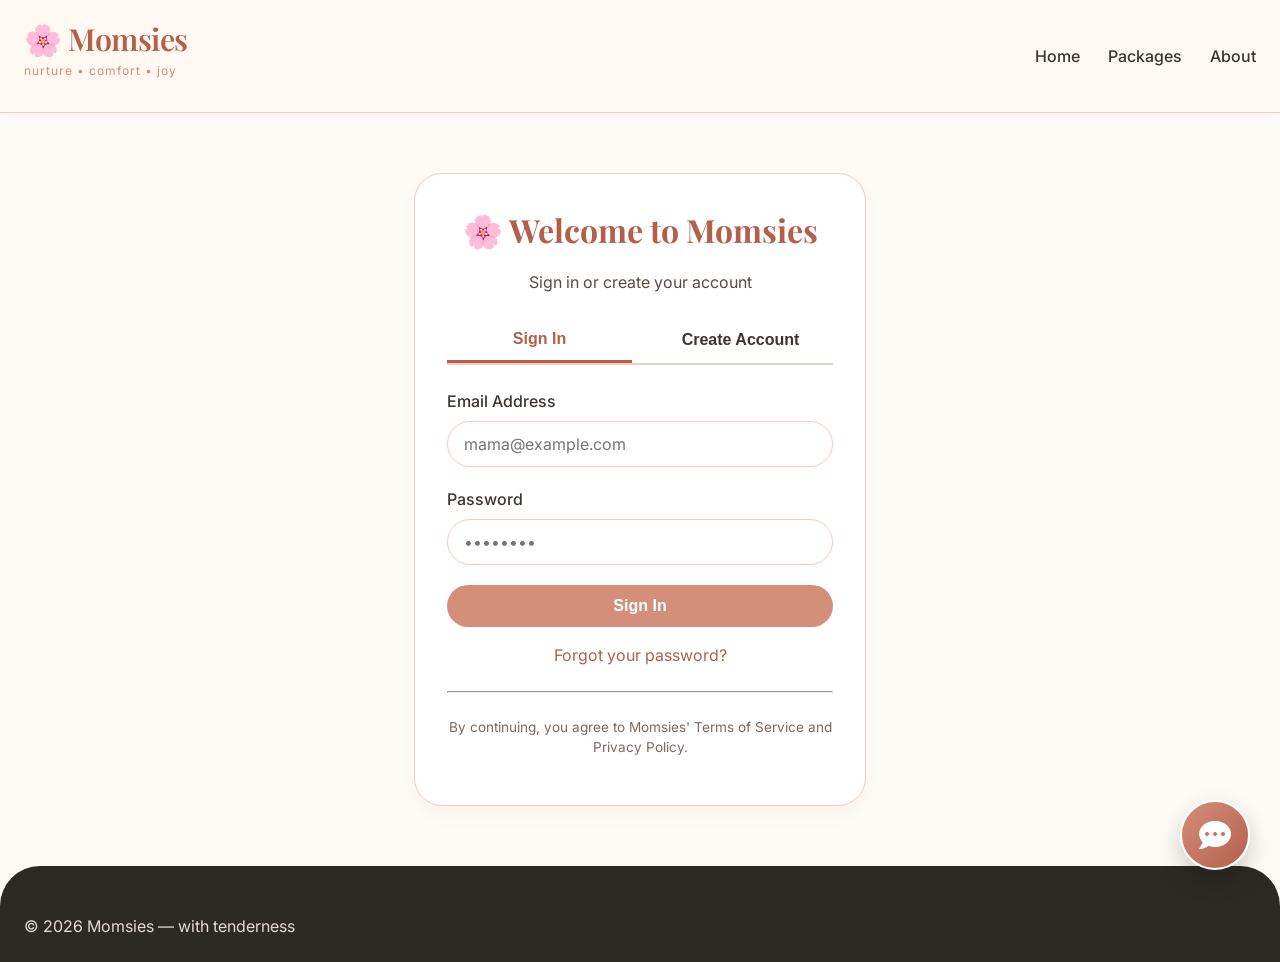
<file: account.html>
<!DOCTYPE html>
<html lang="en">

<head>
    <meta charset="UTF-8">
    <meta name="viewport" content="width=device-width, initial-scale=1.0">
    <title>My Account — Momsies</title>
    <link
        href="https://fonts.googleapis.com/css2?family=Inter:wght@300;400;500;600;700&family=Playfair+Display:wght@400;500;600;700&display=swap"
        rel="stylesheet">
    <link rel="stylesheet" href="https://cdnjs.cloudflare.com/ajax/libs/font-awesome/6.0.0-beta3/css/all.min.css">
    <link rel="stylesheet" href="style.css">
    <style>
        .cart-count {
            background-color: var(--deep-terracotta);
            color: white;
            border-radius: 50%;
            padding: 2px 8px;
            font-size: 12px;
            margin-left: 5px;
            display: none;
        }

        .welcome-banner {
            background: linear-gradient(135deg, var(--blush), var(--cream));
            border-radius: 32px;
            padding: 24px;
            margin-bottom: 32px;
            text-align: center;
        }
    </style>
</head>

<body>
    <div class="navbar">
        <div class="container nav-flex">
            <div class="logo">
                <h1>🌸 Momsies</h1>
                <p>nurture • comfort • joy</p>
            </div>
            <ul class="nav-links">
                <li><a href="index.html">Home</a></li>
                <li><a href="category.html">Packages</a></li>
                <li><a href="account.html">Account</a></li>
                <li><a href="cart.html">Cart 🛒 <span class="cart-count" id="cartCount">0</span></a></li>
            </ul>
            <button class="btn-primary" onclick="handleLogout()"><i class="fas fa-sign-out-alt"></i> Log Out</button>
        </div>
    </div>

    <div class="container" style="margin: 48px auto;">
        <div id="accountContent">
            <!-- Content will be loaded dynamically -->
        </div>
    </div>

    <footer>
        <div class="container footer-grid">
            <div><i class="fas fa-leaf"></i> Momsies — New Kingston, Jamaica<br>📧 hello@momsiesja.com</div>
            <div>© 2026 Momsies — with tenderness</div>
        </div>
    </footer>

    <script src="cart.js"></script>
    <script>
        // Get logged in user
        function getLoggedInUser() {
            const user = localStorage.getItem('momsiesLoggedInUser');
            if (user) {
                return JSON.parse(user);
            }
            return null;
        }

        // Check if user is logged in
        function checkAuth() {
            const user = getLoggedInUser();
            if (!user) {
                // Redirect to login if not logged in
                window.location.href = 'login.html';
            }
            return user;
        }

        // Display account page with user's email
        function displayAccount() {
            const user = checkAuth();
            if (!user) return;

            // Get full user details from users array
            const users = JSON.parse(localStorage.getItem('momsiesUsers')) || [];
            const fullUser = users.find(u => u.email === user.email);

            const accountContainer = document.getElementById('accountContent');

            accountContainer.innerHTML = `
                <div class="welcome-banner">
                    <i class="fas fa-heart" style="font-size: 2rem; color: var(--deep-terracotta);"></i>
                    <h1 style="margin: 16px 0;">Welcome back, ${fullUser ? fullUser.name : user.name}! 🌸</h1>
                    <p>We're so happy to see you, mama.</p>
                </div>
                
                <div class="checkout-grid">
                    <div>
                        <div class="card">
                            <h3><i class="fas fa-user-circle"></i> Profile Information</h3>
                            <div class="form-group">
                                <label>Full Name</label>
                                <input type="text" id="profileName" value="${fullUser ? fullUser.name : user.name}" readonly style="background: var(--warm-gray);">
                            </div>
                            <div class="form-group">
                                <label>Email Address</label>
                                <input type="email" id="profileEmail" value="${user.email}" readonly style="background: var(--warm-gray);">
                            </div>
                            <div class="form-group">
                                <label>Member Since</label>
                                <input type="text" value="${fullUser && fullUser.joinDate ? fullUser.joinDate : 'April 2026'}" readonly style="background: var(--warm-gray);">
                            </div>
                            <button class="btn-secondary" onclick="editProfile()">Edit Profile</button>
                        </div>
                        
                        <div class="card" style="margin-top: 24px;">
                            <h3><i class="fas fa-map-marker-alt"></i> Saved Addresses</h3>
                            <p><strong>Default Shipping Address:</strong><br>
                            ${fullUser && fullUser.address ? fullUser.address : 'No address saved yet'}</p>
                            <button class="btn-outline" onclick="addAddress()">Add New Address</button>
                        </div>
                    </div>
                    
                    <div>
                        <div class="card">
                            <h3><i class="fas fa-shopping-bag"></i> Recent Orders</h3>
                            <div id="recentOrders">
                                <p style="text-align: center; color: #7e6a5e;">No orders yet.</p>
                                <p style="text-align: center;"><a href="category.html">🌸 Start shopping 🌸</a></p>
                            </div>
                        </div>
                        
                        <div class="card" style="margin-top: 24px;">
                            <h3><i class="fas fa-gem"></i> Loyalty Rewards</h3>
                            <p>You have <strong>250 points</strong> — JMD 250 off your next purchase!</p>
                            <button class="btn-secondary" onclick="alert('🎁 Loyalty rewards coming soon! You\'ll be able to redeem points at checkout.')">Redeem Now</button>
                        </div>
                    </div>
                </div>
            `;
        }

        function editProfile() {
            const newName = prompt('Enter your new name:');
            if (newName && newName.trim()) {
                const user = getLoggedInUser();
                if (user) {
                    // Update in users array
                    const users = JSON.parse(localStorage.getItem('momsiesUsers')) || [];
                    const userIndex = users.findIndex(u => u.email === user.email);
                    if (userIndex !== -1) {
                        users[userIndex].name = newName.trim();
                        localStorage.setItem('momsiesUsers', JSON.stringify(users));
                    }
                    // Update logged in user
                    user.name = newName.trim();
                    localStorage.setItem('momsiesLoggedInUser', JSON.stringify(user));
                    alert('✅ Profile updated successfully!');
                    displayAccount();
                }
            }
        }

        function addAddress() {
            const newAddress = prompt('Enter your shipping address:');
            if (newAddress && newAddress.trim()) {
                const user = getLoggedInUser();
                if (user) {
                    const users = JSON.parse(localStorage.getItem('momsiesUsers')) || [];
                    const userIndex = users.findIndex(u => u.email === user.email);
                    if (userIndex !== -1) {
                        users[userIndex].address = newAddress.trim();
                        localStorage.setItem('momsiesUsers', JSON.stringify(users));
                        alert('✅ Address saved successfully!');
                        displayAccount();
                    }
                }
            }
        }

        function handleLogout() {
            localStorage.removeItem('momsiesLoggedInUser');
            alert('🌸 You have been logged out. Come back soon!');
            window.location.href = 'index.html';
        }

        function updateCartCountDisplay() {
            const cart = JSON.parse(localStorage.getItem('momsiesCart')) || [];
            const totalItems = cart.reduce((sum, item) => sum + item.quantity, 0);
            const cartCountSpan = document.getElementById('cartCount');
            if (totalItems > 0) {
                cartCountSpan.textContent = totalItems;
                cartCountSpan.style.display = 'inline-flex';
            } else {
                cartCountSpan.style.display = 'none';
            }
        }

        document.addEventListener('DOMContentLoaded', function () {
            displayAccount();
            updateCartCountDisplay();
        });
    </script>
    <!-- AI Chatbot Script -->
    <script>
        // Momsies AI Chatbot - 24/7 Customer Support
        (function () {
            // Create chatbot HTML
            const chatbotHTML = `
            <div class="chat-button" id="chatButton">
                <i class="fas fa-comment-dots"></i>
            </div>
            <div class="chat-window" id="chatWindow">
                <div class="chat-header">
                    <h3><i class="fas fa-robot"></i> Momsie AI Assistant</h3>
                    <button class="close-chat" id="closeChat">✕</button>
                </div>
                <div class="chat-messages" id="chatMessages">
                    <div class="message bot-message">
                        🌸 Hello Mama! I'm Momsie AI, your 24/7 virtual assistant.<br>
                        I can help you with:<br>
                        📦 Package details<br>
                        🚚 Shipping & delivery<br>
                        🔄 Returns & exchanges<br>
                        🎁 Customization options<br><br>
                        What can I help you with today?
                    </div>
                </div>
                <div class="quick-replies" id="quickReplies">
                    <button class="quick-reply-btn" data-question="What packages do you offer?">📦 Packages</button>
                    <button class="quick-reply-btn" data-question="How long does shipping take?">🚚 Shipping</button>
                    <button class="quick-reply-btn" data-question="What is your return policy?">🔄 Returns</button>
                    <button class="quick-reply-btn" data-question="Can I customize a package?">🎁 Customize</button>
                </div>
                <div class="chat-input-area">
                    <input type="text" id="chatInput" placeholder="Type your message..." autocomplete="off">
                    <button id="sendMessage"><i class="fas fa-paper-plane"></i></button>
                </div>
            </div>
        `;

            // Add chatbot to page
            document.body.insertAdjacentHTML('beforeend', chatbotHTML);

            // Get elements
            const chatButton = document.getElementById('chatButton');
            const chatWindow = document.getElementById('chatWindow');
            const closeChat = document.getElementById('closeChat');
            const chatInput = document.getElementById('chatInput');
            const sendBtn = document.getElementById('sendMessage');
            const chatMessages = document.getElementById('chatMessages');

            // AI Response Database
            const responses = {
                // Greetings
                'hello': '🌸 Hello Mama! Welcome to Momsies. How can I support you today?',
                'hi': '🌸 Hi there! I\'m so happy you\'re here. Need help finding something?',
                'hey': '🌸 Hey Mama! What can I do for you today?',

                // Packages
                'what packages do you offer': '🌸 We offer 5 main care packages:\n📦 Pregnancy Glow - JMD 4,500\n🏥 Hospital Bag Essentials - JMD 3,800\n💖 Postpartum Recovery - JMD 5,200\n👶 Newborn Nest - JMD 6,100\n🎁 Custom Bundle - From JMD 3,800\n\nWhich one interests you?',
                'tell me about packages': '🌸 Our packages are curated for each stage of motherhood. We have Pregnancy, Hospital Bag, Postpartum, Newborn, and Custom bundles. Would you like details on a specific one?',
                'pregnancy package': '🌸 The Pregnancy Glow package includes skincare, comfort goods, and everyday essentials for expecting mamas. Price: JMD 4,500. Want me to help you add it to cart?',
                'postpartum package': '🌸 The Postpartum Recovery package includes healing sprays, sitz bath, nursing pads, belly balm, and a journal. Price: JMD 5,200. It\'s our best seller!',
                'newborn package': '🌸 The Newborn Nest includes diapers, wipes, organic cotton clothing, and feeding supplies. Price: JMD 6,100. Perfect for baby\'s first months!',
                'hospital bag': '🌸 The Hospital Bag Essentials package has everything you need for labor and delivery day. Price: JMD 3,800.',
                'custom bundle': '🌸 You can build your own package starting from JMD 3,800! Just click "Custom Bundle" on our shop page and pick the items you need.',

                // Shipping
                'how long does shipping take': '🚚 We process orders within 24-48 hours. Delivery takes 2-4 business days across Jamaica. You\'ll get a tracking link via email!',
                'shipping cost': '🚚 Shipping is JMD 500 flat rate island-wide. Orders over JMD 7,000 get FREE shipping!',
                'delivery': '🚚 We partner with Tara and other reliable couriers for door-to-door delivery across all parishes in Jamaica.',
                'free shipping': '🎉 Yes! Spend JMD 7,000 or more and shipping is FREE!',

                // Returns
                'return policy': '🔄 Due to the nature of our products, we don\'t offer refunds after delivery. But we do offer exchanges or store credit for damaged or incorrect items within 14 days.',
                'exchange': '🔄 For exchanges, please email us at hello@momsiesja.com within 14 days with photos of the item. We\'ll arrange store credit or replacement.',
                'damaged item': '😟 Oh no! If your package arrived damaged, please contact us within 48 hours with photos. We\'ll send a replacement right away!',

                // Customization
                'can i customize': '🎁 Absolutely! Our "Custom Bundle" option lets you pick exactly what you need. Just visit our shop and click "Build Yours"!',
                'personalized': '🎁 Yes! You can add a handwritten gift note at checkout. Perfect for baby showers or push presents!',

                // Account
                'create account': '📝 Click "Sign In" at the top right, then select "Create Account". You\'ll need a valid email address with @ symbol.',
                'login': '🔐 Click the "Sign In" button in the top right corner. Use the email and password you registered with.',
                'forgot password': '📧 No worries! Email us at hello@momsiesja.com and we\'ll help you reset your password.',

                // Payment
                'payment methods': '💳 We accept Credit Cards, PayPal, Bank Transfers, and Cash on Delivery. All payments are secure and encrypted!',
                'secure payment': '🔒 Yes! Our checkout is fully encrypted and secure. Your payment information is safe with us.',

                // General
                'thank you': '🌸 You\'re so welcome, Mama! We\'re honored to support you. 💕',
                'thanks': '🌸 Always here for you! Have a beautiful day, Mama!',
                'bye': '🌸 Bye for now, Mama! Come back anytime. Sending you love! 💕',
                'help': '🌸 I can help with:\n• Package details\n• Shipping & delivery\n• Returns & exchanges\n• Customization\n• Account questions\n\nWhat would you like to know?',
            };

            // Default response
            const defaultResponse = '🌸 I\'m still learning, Mama! For specific questions, please email hello@momsiesja.com or call +1 (876) 555-MAMA. Our human team is here for you 9am-6pm! 💕';

            // Function to get AI response
            function getResponse(userMessage) {
                const lowerMsg = userMessage.toLowerCase().trim();

                // Check for exact matches first
                for (const [key, response] of Object.entries(responses)) {
                    if (lowerMsg.includes(key)) {
                        return response;
                    }
                }

                // Check for keywords
                if (lowerMsg.includes('price') || lowerMsg.includes('cost')) {
                    return '💰 Our packages range from JMD 3,800 to JMD 6,100. Which package are you interested in?';
                }
                if (lowerMsg.includes('discount') || lowerMsg.includes('sale')) {
                    return '🎉 We offer seasonal promotions and first-time buyer discounts! Sign up for our newsletter to stay updated.';
                }
                if (lowerMsg.includes('gift')) {
                    return '🎁 Our care packages make wonderful baby shower gifts! You can add a personalized note at checkout for free.';
                }
                if (lowerMsg.includes('track')) {
                    return '📦 You\'ll receive a tracking link via email once your order ships. You can also check your order status in your Account dashboard.';
                }

                return defaultResponse;
            }

            // Add message to chat
            function addMessage(text, isUser) {
                const messageDiv = document.createElement('div');
                messageDiv.className = `message ${isUser ? 'user-message' : 'bot-message'}`;
                messageDiv.innerHTML = text.replace(/\n/g, '<br>');
                chatMessages.appendChild(messageDiv);
                chatMessages.scrollTop = chatMessages.scrollHeight;
            }

            // Show typing indicator
            function showTyping() {
                const typingDiv = document.createElement('div');
                typingDiv.className = 'typing-indicator';
                typingDiv.id = 'typingIndicator';
                typingDiv.innerHTML = '<span></span><span></span><span></span>';
                chatMessages.appendChild(typingDiv);
                chatMessages.scrollTop = chatMessages.scrollHeight;
            }

            // Hide typing indicator
            function hideTyping() {
                const typing = document.getElementById('typingIndicator');
                if (typing) typing.remove();
            }

            // Send user message and get response
            function sendUserMessage() {
                const message = chatInput.value.trim();
                if (!message) return;

                addMessage(message, true);
                chatInput.value = '';

                showTyping();

                setTimeout(() => {
                    hideTyping();
                    const response = getResponse(message);
                    addMessage(response, false);
                }, 800);
            }

            // Quick reply handler
            function handleQuickReply(question) {
                addMessage(question, true);
                showTyping();
                setTimeout(() => {
                    hideTyping();
                    const response = getResponse(question);
                    addMessage(response, false);
                }, 600);
            }

            // Event listeners
            chatButton.addEventListener('click', () => {
                chatWindow.style.display = 'flex';
                chatButton.style.display = 'none';
                chatInput.focus();
            });

            closeChat.addEventListener('click', () => {
                chatWindow.style.display = 'none';
                chatButton.style.display = 'flex';
            });

            sendBtn.addEventListener('click', sendUserMessage);
            chatInput.addEventListener('keypress', (e) => {
                if (e.key === 'Enter') sendUserMessage();
            });

            // Quick reply buttons
            document.querySelectorAll('.quick-reply-btn').forEach(btn => {
                btn.addEventListener('click', () => {
                    const question = btn.getAttribute('data-question');
                    handleQuickReply(question);
                });
            });

            // Auto-open chat after 10 seconds on first visit
            setTimeout(() => {
                if (!localStorage.getItem('chatOpened')) {
                    localStorage.setItem('chatOpened', 'true');
                    chatWindow.style.display = 'flex';
                    chatButton.style.display = 'none';
                }
            }, 10000);
        })();
    </script>
</body>

</html>
</file>
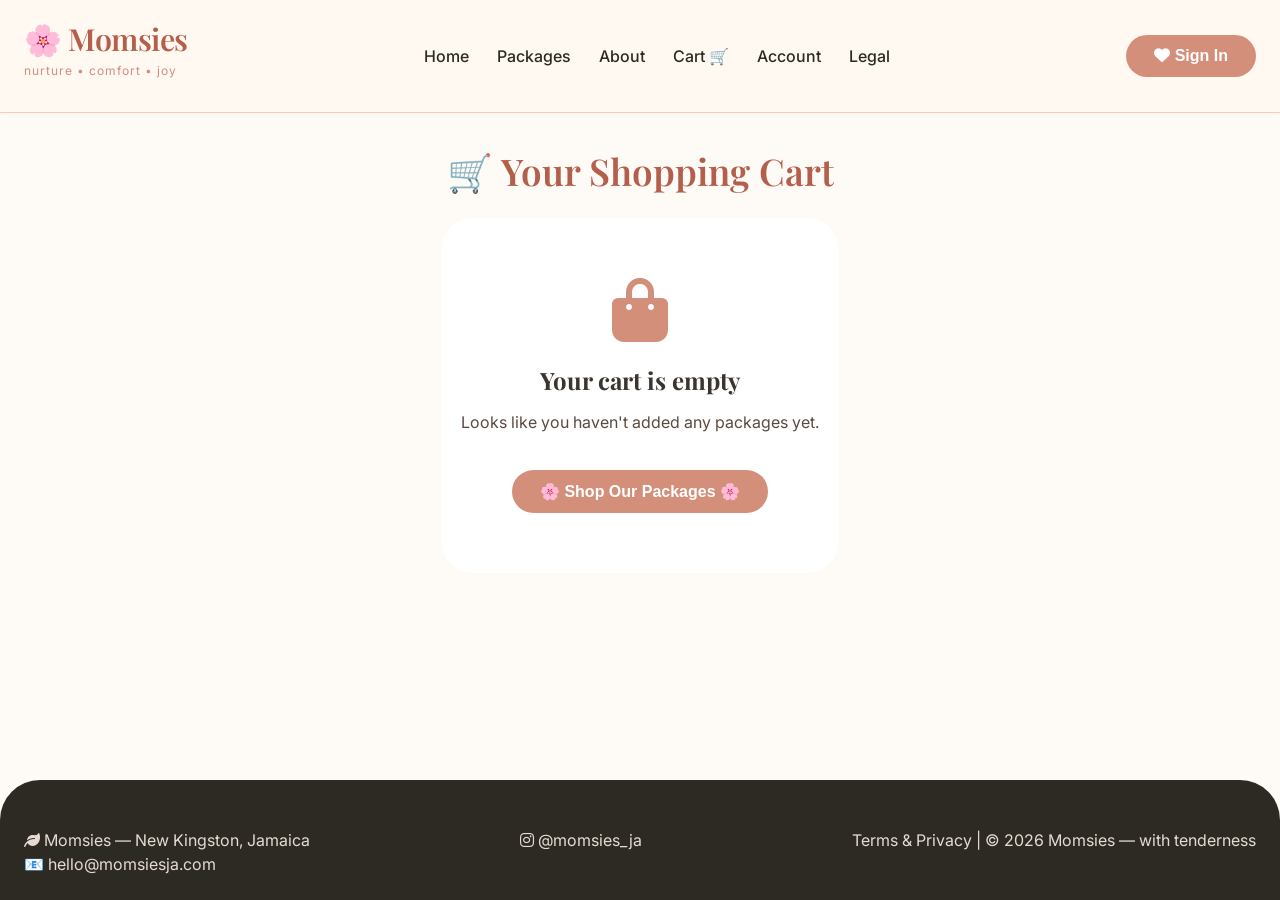
<file: cart.html>
<!DOCTYPE html>
<html lang="en">
<head>
    <meta charset="UTF-8">
    <meta name="viewport" content="width=device-width, initial-scale=1.0">
    <title>My Cart — Momsies</title>
    <link href="https://fonts.googleapis.com/css2?family=Inter:wght@300;400;500;600;700&family=Playfair+Display:wght@400;500;600;700&display=swap" rel="stylesheet">
    <link rel="stylesheet" href="https://cdnjs.cloudflare.com/ajax/libs/font-awesome/6.0.0-beta3/css/all.min.css">
    <link rel="stylesheet" href="style.css">
    <style>
        * { margin: 0; padding: 0; box-sizing: border-box; }
        html, body { height: 100%; }
        body { display: flex; flex-direction: column; min-height: 100vh; font-family: 'Inter', sans-serif; background: #fefaf5; }
        .cart-count { background-color: #b45f4b; color: white; border-radius: 50%; padding: 2px 8px; font-size: 12px; margin-left: 5px; display: none; }
        .user-greeting { display: flex; align-items: center; gap: 12px; }
        .user-name { font-weight: 500; color: #b45f4b; }
        .empty-cart { text-align: center; padding: 60px 20px; background: white; border-radius: 32px; margin: 20px 0; }
        .empty-cart i { font-size: 4rem; color: #d48f7b; margin-bottom: 20px; }
        .cart-item-img { width: 80px; height: 80px; object-fit: cover; border-radius: 16px; background: #f5ede6; }
        .quantity-input { width: 70px; padding: 8px; border-radius: 20px; border: 1px solid #f7c9c0; text-align: center; }
        .cart-table { width: 100%; border-collapse: collapse; background: white; border-radius: 28px; overflow: hidden; margin: 20px 0; }
        .cart-table th, .cart-table td { padding: 16px; text-align: left; border-bottom: 1px solid #f7c9c0; }
        .cart-table th { background: #f5ede6; color: #b45f4b; font-weight: 600; }
        .cart-summary { background: #f5ede6; border-radius: 28px; padding: 24px; margin-top: 24px; margin-bottom: 40px; }
        .container { max-width: 1280px; margin: 0 auto; padding: 0 24px; flex: 1; }
        footer { background: #2d2a24; color: #e6dbd2; padding: 48px 0 24px; border-radius: 40px 40px 0 0; margin-top: auto; }
        .footer-grid { display: flex; flex-wrap: wrap; justify-content: space-between; gap: 32px; }
        .navbar { background: rgba(255, 249, 242, 0.96); backdrop-filter: blur(10px); position: sticky; top: 0; z-index: 100; padding: 16px 0; border-bottom: 1px solid #f7c9c0; }
        .nav-flex { display: flex; justify-content: space-between; align-items: center; flex-wrap: wrap; gap: 20px; }
        .logo h1 { font-size: 1.9rem; color: #b45f4b; }
        .nav-links { display: flex; gap: 28px; list-style: none; flex-wrap: wrap; }
        .nav-links a { text-decoration: none; color: #2d2a24; font-weight: 500; }
        .btn-primary { background: #d48f7b; color: white; padding: 12px 28px; border-radius: 40px; border: none; cursor: pointer; font-weight: 600; }
        .btn-outline { background: transparent; border: 1px solid #b45f4b; color: #b45f4b; padding: 8px 20px; border-radius: 40px; cursor: pointer; }
        .section-title { text-align: center; font-family: 'Playfair Display', serif; font-size: 2.3rem; color: #b45f4b; margin: 30px 0 20px; }
        .free-shipping-badge { background: #b0bea9; color: white; padding: 4px 12px; border-radius: 20px; font-size: 0.7rem; margin-left: 10px; }
    </style>
</head>
<body>
    <div class="navbar">
        <div class="container nav-flex">
            <div class="logo"><h1>🌸 Momsies</h1><p>nurture • comfort • joy</p></div>
            <ul class="nav-links">
                <li><a href="index.html">Home</a></li>
                <li><a href="category.html">Packages</a></li>
                <li><a href="about.html">About</a></li>
                <li><a href="cart.html">Cart 🛒 <span class="cart-count" id="cartCount">0</span></a></li>
                <li><a href="account.html">Account</a></li>
                <li><a href="legal.html">Legal</a></li>
            </ul>
            <div id="authSection"></div>
        </div>
    </div>

    <div class="container">
        <h1 class="section-title">🛒 Your Shopping Cart</h1>
        <div id="cartContainer"></div>
    </div>

    <footer>
        <div class="container footer-grid">
            <div><i class="fas fa-leaf"></i> Momsies — New Kingston, Jamaica<br>📧 hello@momsiesja.com</div>
            <div><i class="fab fa-instagram"></i> @momsies_ja</div>
            <div><a href="legal.html" style="color: #e6dbd2;">Terms & Privacy</a> | © 2026 Momsies — with tenderness</div>
        </div>
    </footer>

    <script src="cart.js"></script>
    <script>
        const SHIPPING_COST = 500;
        const FREE_SHIPPING_THRESHOLD = 7000;
        
        function displayCart() {
            const cartContainer = document.getElementById('cartContainer');
            let cart = [];
            const savedCart = localStorage.getItem('momsiesCart');
            if (savedCart) { cart = JSON.parse(savedCart); }
            
            if (!cart || cart.length === 0) {
                cartContainer.innerHTML = `<div class="empty-cart"><i class="fas fa-shopping-bag"></i><h3>Your cart is empty</h3><p>Looks like you haven't added any packages yet.</p><a href="category.html"><button class="btn-primary" style="margin-top: 20px;">🌸 Shop Our Packages 🌸</button></a></div>`;
                updateCartCount();
                return;
            }
            
            let html = `<table class="cart-table"><thead><tr><th>Product</th><th>Price</th><th>Quantity</th><th>Subtotal</th><th></th></tr></thead><tbody>`;
            let total = 0;
            
            for (let i = 0; i < cart.length; i++) {
                const item = cart[i];
                const subtotal = item.price * item.quantity;
                total += subtotal;
                html += `<tr>
                    <td style="display: flex; align-items: center; gap: 15px;"><img src="${item.image}" class="cart-item-img" onerror="this.src='https://placehold.co/100x100/f7c9c0/b45f4b?text=Product'"><strong>${item.name}</strong></td>
                    <td>JMD ${item.price.toLocaleString()}</td>
                    <td><input type="number" value="${item.quantity}" min="1" class="quantity-input" onchange="updateQty('${item.id}', this.value)"></td>
                    <td>JMD ${subtotal.toLocaleString()}</td>
                    <td><button class="btn-outline" onclick="removeItem('${item.id}')">Remove</button></td>
                </tr>`;
            }
            
            const shippingAmount = total >= FREE_SHIPPING_THRESHOLD ? 0 : SHIPPING_COST;
            const grandTotal = total + shippingAmount;
            
            html += `</tbody></table>
                <div class="cart-summary">
                    <h3>Order Summary</h3>
                    <div style="display: flex; justify-content: space-between; margin-bottom: 12px;"><span>Subtotal:</span><span>JMD ${total.toLocaleString()}</span></div>
                    <div style="display: flex; justify-content: space-between; margin-bottom: 12px;"><span>Shipping:</span><span>${shippingAmount === 0 ? '<span style="color: #b0bea9;">FREE</span>' : 'JMD ' + shippingAmount.toLocaleString()}</span></div>
                    ${total < FREE_SHIPPING_THRESHOLD ? '<p style="font-size: 0.85rem; color: #d48f7b; margin-bottom: 12px; background: #fff; padding: 8px 12px; border-radius: 20px;">✨ Add JMD ' + (FREE_SHIPPING_THRESHOLD - total).toLocaleString() + ' more for FREE shipping ✨</p>' : '<p style="font-size: 0.85rem; color: #b0bea9; margin-bottom: 12px; background: #fff; padding: 8px 12px; border-radius: 20px;">🎉 You qualify for FREE shipping! 🎉</p>'}
                    <div style="display: flex; justify-content: space-between; margin-bottom: 12px; border-top: 1px solid #f7c9c0; padding-top: 12px;"><span><strong>Total:</strong></span><span><strong>JMD ${grandTotal.toLocaleString()}</strong></span></div>
                    <a href="checkout.html"><button class="btn-primary" style="width: 100%; margin-top: 16px;">Proceed to Checkout →</button></a>
                    <button onclick="clearAllCart()" class="btn-outline" style="width: 100%; margin-top: 12px;">Clear Cart</button>
                    <a href="category.html" style="display: block; text-align: center; margin-top: 16px;">← Continue Shopping</a>
                </div>`;
            
            cartContainer.innerHTML = html;
            updateCartCount();
        }
        
        function removeItem(id) { let cart = JSON.parse(localStorage.getItem('momsiesCart')) || []; cart = cart.filter(i => i.id !== id); localStorage.setItem('momsiesCart', JSON.stringify(cart)); displayCart(); }
        function updateQty(id, newQty) { let cart = JSON.parse(localStorage.getItem('momsiesCart')) || []; const item = cart.find(i => i.id === id); if (item) { item.quantity = parseInt(newQty); localStorage.setItem('momsiesCart', JSON.stringify(cart)); displayCart(); } }
        function clearAllCart() { localStorage.removeItem('momsiesCart'); displayCart(); }
        
        function updateCartCount() { 
            const cart = JSON.parse(localStorage.getItem('momsiesCart')) || []; 
            const total = cart.reduce((s, i) => s + i.quantity, 0); 
            const span = document.getElementById('cartCount'); 
            if (span) { 
                if (total > 0) { 
                    span.textContent = total; 
                    span.style.display = 'inline-flex'; 
                } else { 
                    span.style.display = 'none'; 
                } 
            } 
        }
        
        function updateAuthSection() {
            const authSection = document.getElementById('authSection');
            if (!authSection) return;
            const loggedInUser = localStorage.getItem('momsiesLoggedInUser');
            if (loggedInUser) {
                const user = JSON.parse(loggedInUser);
                authSection.innerHTML = '<div class="user-greeting"><span class="user-name"><i class="fas fa-heart"></i> Hello, ' + user.name + '!</span><button class="btn-outline" onclick="handleLogout()" style="padding: 6px 16px;">Sign Out</button></div>';
            } else {
                authSection.innerHTML = '<a href="login.html"><button class="btn-primary"><i class="fas fa-heart"></i> Sign In</button></a>';
            }
        }
        
        function handleLogout() { localStorage.removeItem('momsiesLoggedInUser'); alert('🌸 Logged out'); updateAuthSection(); displayCart(); }
        
        document.addEventListener('DOMContentLoaded', function() { updateAuthSection(); displayCart(); });
    </script>
    
    <!-- YOUR EXISTING CHATBOT SCRIPT GOES HERE -->
</body>
</html>
</file>
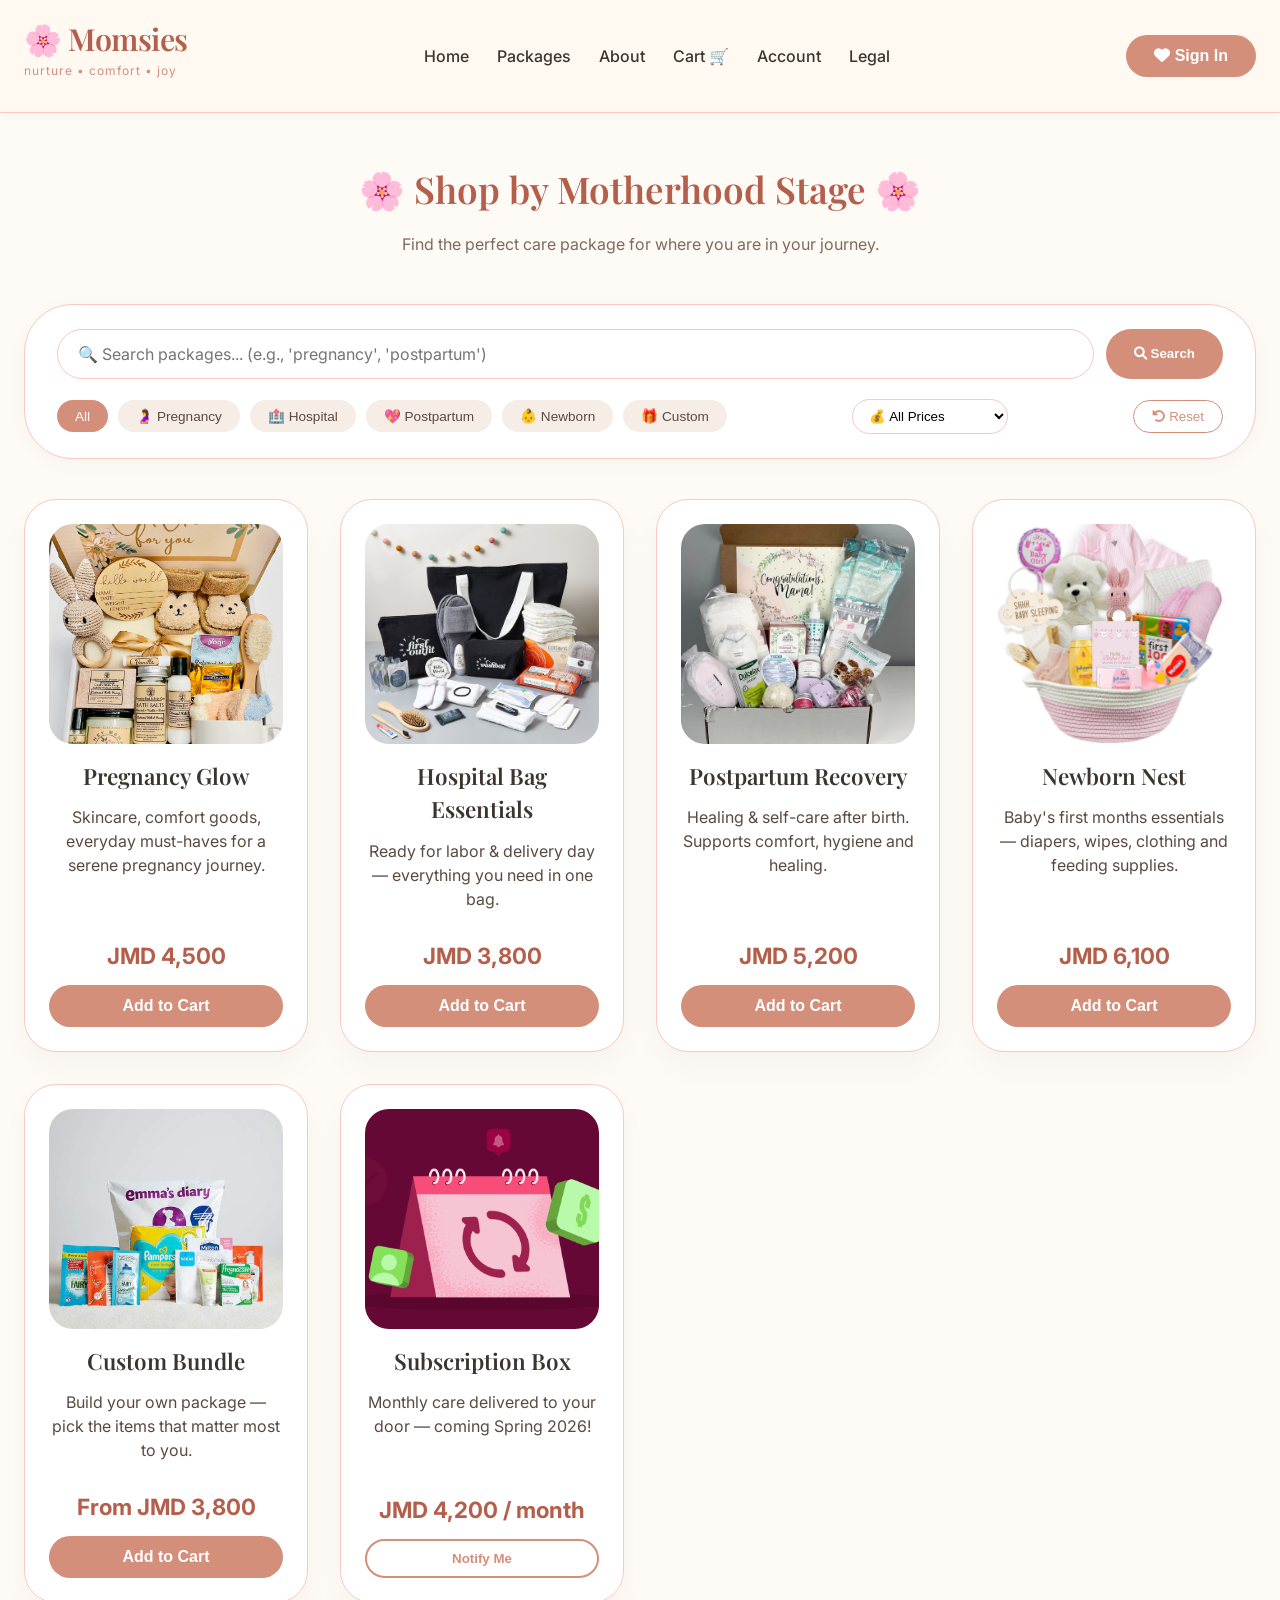
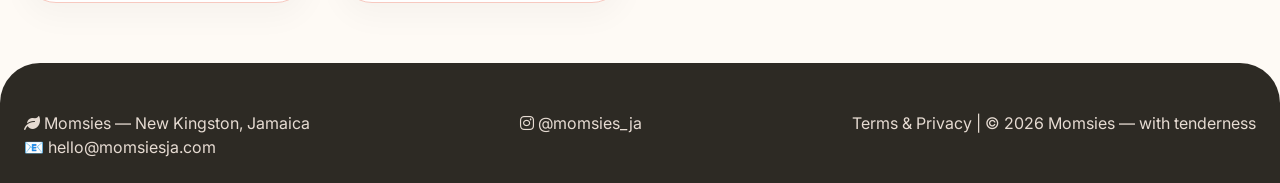
<file: category.html>
<!DOCTYPE html>
<html lang="en">
<head>
    <meta charset="UTF-8">
    <meta name="viewport" content="width=device-width, initial-scale=1.0">
    <title>Shop by Stage — Momsies</title>
    <link href="https://fonts.googleapis.com/css2?family=Inter:wght@300;400;500;600;700&family=Playfair+Display:wght@400;500;600;700&display=swap" rel="stylesheet">
    <link rel="stylesheet" href="https://cdnjs.cloudflare.com/ajax/libs/font-awesome/6.0.0-beta3/css/all.min.css">
    <link rel="stylesheet" href="style.css">
    <style>
        .cart-count { background-color: #b45f4b; color: white; border-radius: 50%; padding: 2px 8px; font-size: 12px; margin-left: 5px; display: none; }
        .user-greeting { display: flex; align-items: center; gap: 12px; }
        .user-name { font-weight: 500; color: #b45f4b; }
        
        .search-filter-section {
            background: white;
            border-radius: 48px;
            padding: 24px 32px;
            margin: 30px 0 40px;
            box-shadow: 0 5px 20px rgba(0,0,0,0.03);
            border: 1px solid #f7c9c0;
        }
        .search-box { display: flex; gap: 12px; margin-bottom: 20px; }
        .search-box input { flex: 1; padding: 14px 20px; border: 1px solid #f7c9c0; border-radius: 50px; font-size: 1rem; font-family: inherit; outline: none; }
        .search-box input:focus { border-color: #d48f7b; }
        .search-box button { background: #d48f7b; border: none; color: white; padding: 0 28px; border-radius: 50px; cursor: pointer; font-weight: 600; }
        .search-box button:hover { background: #b45f4b; }
        .filter-row { display: flex; flex-wrap: wrap; gap: 15px; align-items: center; justify-content: space-between; }
        .filter-buttons { display: flex; flex-wrap: wrap; gap: 10px; }
        .filter-btn { background: #f5ede6; border: none; padding: 8px 18px; border-radius: 30px; cursor: pointer; font-size: 0.85rem; font-weight: 500; color: #5a4a40; }
        .filter-btn.active { background: #d48f7b; color: white; }
        .filter-btn:hover { background: #e9b6af; }
        .price-filter select { padding: 8px 12px; border-radius: 30px; border: 1px solid #f7c9c0; background: white; cursor: pointer; }
        .reset-btn { background: transparent; border: 1px solid #d48f7b; color: #d48f7b; padding: 8px 18px; border-radius: 30px; cursor: pointer; }
        .reset-btn:hover { background: #d48f7b; color: white; }
        .results-count { text-align: center; margin: 20px 0; color: #7e6a5e; font-size: 0.9rem; }
    </style>
</head>
<body>
    <div class="navbar">
        <div class="container nav-flex">
            <div class="logo"><h1>🌸 Momsies</h1><p>nurture • comfort • joy</p></div>
            <ul class="nav-links">
                <li><a href="index.html">Home</a></li>
                <li><a href="category.html">Packages</a></li>
                <li><a href="about.html">About</a></li>
                <li><a href="cart.html">Cart 🛒 <span class="cart-count" id="cartCount">0</span></a></li>
                <li><a href="account.html">Account</a></li>
                <li><a href="legal.html">Legal</a></li>
            </ul>
            <div id="authSection"></div>
        </div>
    </div>

    <div class="container">
        <h1 class="section-title" style="margin-top: 48px;">🌸 Shop by Motherhood Stage 🌸</h1>
        <p class="section-sub">Find the perfect care package for where you are in your journey.</p>

        <div class="search-filter-section">
            <div class="search-box">
                <input type="text" id="searchInput" placeholder="🔍 Search packages... (e.g., 'pregnancy', 'postpartum')" onkeyup="filterProducts()">
                <button onclick="filterProducts()"><i class="fas fa-search"></i> Search</button>
            </div>
            <div class="filter-row">
                <div class="filter-buttons">
                    <button class="filter-btn active" data-category="all" onclick="filterByCategory('all')">All</button>
                    <button class="filter-btn" data-category="pregnancy" onclick="filterByCategory('pregnancy')">🤰 Pregnancy</button>
                    <button class="filter-btn" data-category="hospital" onclick="filterByCategory('hospital')">🏥 Hospital</button>
                    <button class="filter-btn" data-category="postpartum" onclick="filterByCategory('postpartum')">💖 Postpartum</button>
                    <button class="filter-btn" data-category="newborn" onclick="filterByCategory('newborn')">👶 Newborn</button>
                    <button class="filter-btn" data-category="custom" onclick="filterByCategory('custom')">🎁 Custom</button>
                </div>
                <div class="price-filter">
                    <select id="priceFilter" onchange="filterProducts()">
                        <option value="all">💰 All Prices</option>
                        <option value="under4000">Under JMD 4,000</option>
                        <option value="4000-5000">JMD 4,000 - 5,000</option>
                        <option value="5000-6000">JMD 5,000 - 6,000</option>
                        <option value="over6000">Over JMD 6,000</option>
                    </select>
                </div>
                <button class="reset-btn" onclick="resetFilters()"><i class="fas fa-undo-alt"></i> Reset</button>
            </div>
        </div>

        <div class="results-count" id="resultsCount"></div>

        <div class="product-grid" id="productGrid">
            <!-- Pregnancy Glow - Using your original image name -->
            <div class="product-card" data-name="Pregnancy Glow Package" data-category="pregnancy" data-price="4500">
                <img src="Pregnancy Glow (inside box).jpg.webp" alt="Pregnancy care package" class="product-img" onerror="this.src='https://placehold.co/400x300/f7c9c0/b45f4b?text=Pregnancy'">
                <h3>Pregnancy Glow</h3>
                <p>Skincare, comfort goods, everyday must-haves for a serene pregnancy journey.</p>
                <div class="price">JMD 4,500</div>
                <button class="btn-primary" onclick="addToCart('pregnancy_001', 'Pregnancy Glow Package', 4500, 'Pregnancy Glow (inside box).jpg.webp')">Add to Cart</button>
            </div>

            <!-- Hospital Bag Essentials - Using your original image name -->
            <div class="product-card" data-name="Hospital Bag Essentials" data-category="hospital" data-price="3800">
                <img src="preganncy package hospital.jpg.avif" alt="Hospital bag essentials" class="product-img" onerror="this.src='https://placehold.co/400x300/d48f7b/white?text=Hospital'">
                <h3>Hospital Bag Essentials</h3>
                <p>Ready for labor & delivery day — everything you need in one bag.</p>
                <div class="price">JMD 3,800</div>
                <button class="btn-primary" onclick="addToCart('hospital_001', 'Hospital Bag Essentials', 3800, 'preganncy package hospital.jpg.avif')">Add to Cart</button>
            </div>

            <!-- Postpartum Recovery - Using your original image name -->
            <div class="product-card" data-name="Postpartum Recovery Package" data-category="postpartum" data-price="5200">
                <img src="postpartum 2.jpg.webp" alt="Postpartum recovery package" class="product-img" onerror="this.src='https://placehold.co/400x300/e9b6af/b45f4b?text=Postpartum'">
                <h3>Postpartum Recovery</h3>
                <p>Healing & self-care after birth. Supports comfort, hygiene and healing.</p>
                <div class="price">JMD 5,200</div>
                <button class="btn-primary" onclick="addToCart('postpartum_001', 'Postpartum Recovery Package', 5200, 'postpartum 2.jpg.webp')">Add to Cart</button>
            </div>

            <!-- Newborn Nest - Using your original image name -->
            <div class="product-card" data-name="Newborn Nest Package" data-category="newborn" data-price="6100">
                <img src="newborn package 2.jpg" alt="Newborn baby package" class="product-img" onerror="this.src='https://placehold.co/400x300/b0bea9/white?text=Newborn'">
                <h3>Newborn Nest</h3>
                <p>Baby's first months essentials — diapers, wipes, clothing and feeding supplies.</p>
                <div class="price">JMD 6,100</div>
                <button class="btn-primary" onclick="addToCart('newborn_001', 'Newborn Nest Package', 6100, 'newborn package 2.jpg')">Add to Cart</button>
            </div>

            <!-- Custom Bundle - Using your original image name -->
            <div class="product-card" data-name="Custom Bundle" data-category="custom" data-price="3800">
                <img src="custum bundle.jpg" alt="Custom care bundle" class="product-img" onerror="this.src='https://placehold.co/400x300/e3b87c/white?text=Custom'">
                <h3>Custom Bundle</h3>
                <p>Build your own package — pick the items that matter most to you.</p>
                <div class="price">From JMD 3,800</div>
                <button class="btn-primary" onclick="addToCart('custom_001', 'Custom Bundle', 3800, 'custum bundle.jpg')">Add to Cart</button>
            </div>

            <!-- Subscription Box -->
            <div class="product-card" data-name="Subscription Box" data-category="subscription" data-price="4200">
                <img src="subscription-apps-meta.png" alt="Subscription box" class="product-img" onerror="this.src='https://placehold.co/400x300/f5d7b3/white?text=Subscription'">
                <h3>Subscription Box</h3>
                <p>Monthly care delivered to your door — coming Spring 2026!</p>
                <div class="price">JMD 4,200 / month</div>
                <button class="btn-secondary" onclick="alert('📅 Subscription boxes coming Spring 2026! Join our waitlist.')">Notify Me</button>
            </div>
        </div>
    </div>

    <footer>
        <div class="container footer-grid">
            <div><i class="fas fa-leaf"></i> Momsies — New Kingston, Jamaica<br>📧 hello@momsiesja.com</div>
            <div><i class="fab fa-instagram"></i> @momsies_ja</div>
            <div><a href="legal.html" style="color: #e6dbd2;">Terms & Privacy</a> | © 2026 Momsies — with tenderness</div>
        </div>
    </footer>

    <script src="cart.js"></script>
    <script>
        let currentCategory = 'all';
        
        function filterProducts() {
            const searchTerm = document.getElementById('searchInput').value.toLowerCase();
            const priceFilter = document.getElementById('priceFilter').value;
            const products = document.querySelectorAll('.product-card');
            let visibleCount = 0;
            
            products.forEach(product => {
                const name = product.getAttribute('data-name').toLowerCase();
                const category = product.getAttribute('data-category');
                const price = parseInt(product.getAttribute('data-price'));
                
                let matchesSearch = name.includes(searchTerm) || searchTerm === '';
                let matchesCategory = currentCategory === 'all' || category === currentCategory;
                let matchesPrice = true;
                
                if (priceFilter === 'under4000') matchesPrice = price < 4000;
                else if (priceFilter === '4000-5000') matchesPrice = price >= 4000 && price <= 5000;
                else if (priceFilter === '5000-6000') matchesPrice = price >= 5000 && price <= 6000;
                else if (priceFilter === 'over6000') matchesPrice = price > 6000;
                
                if (matchesSearch && matchesCategory && matchesPrice) {
                    product.style.display = '';
                    visibleCount++;
                } else {
                    product.style.display = 'none';
                }
            });
            
            const resultsCount = document.getElementById('resultsCount');
            if (visibleCount === 0) {
                resultsCount.innerHTML = '<span style="color: #d48f7b;">😔 No packages found. Try a different search or filter!</span>';
            } else {
                resultsCount.innerHTML = `🌸 Showing ${visibleCount} beautiful package${visibleCount !== 1 ? 's' : ''} for you`;
            }
        }
        
        function filterByCategory(category) {
            currentCategory = category;
            document.querySelectorAll('.filter-btn').forEach(btn => {
                if (btn.getAttribute('data-category') === category) {
                    btn.classList.add('active');
                } else {
                    btn.classList.remove('active');
                }
            });
            filterProducts();
        }
        
        function resetFilters() {
            document.getElementById('searchInput').value = '';
            document.getElementById('priceFilter').value = 'all';
            filterByCategory('all');
        }
        
        function updateCartCount() {
            const cart = JSON.parse(localStorage.getItem('momsiesCart')) || [];
            const total = cart.reduce((s, i) => s + i.quantity, 0);
            const span = document.getElementById('cartCount');
            if (span) {
                if (total > 0) {
                    span.textContent = total;
                    span.style.display = 'inline-flex';
                } else {
                    span.style.display = 'none';
                }
            }
        }
        
        function updateAuthSection() {
            const authSection = document.getElementById('authSection');
            if (!authSection) return;
            const loggedInUser = localStorage.getItem('momsiesLoggedInUser');
            if (loggedInUser) {
                const user = JSON.parse(loggedInUser);
                authSection.innerHTML = '<div class="user-greeting"><span class="user-name"><i class="fas fa-heart"></i> Hello, ' + user.name + '!</span><button class="btn-outline" onclick="handleLogout()" style="padding: 6px 16px;">Sign Out</button></div>';
            } else {
                authSection.innerHTML = '<a href="login.html"><button class="btn-primary"><i class="fas fa-heart"></i> Sign In</button></a>';
            }
        }
        
        function handleLogout() { 
            localStorage.removeItem('momsiesLoggedInUser'); 
            alert('🌸 You have been logged out. Come back soon!'); 
            updateAuthSection(); 
            updateCartCount(); 
        }
        
        document.addEventListener('DOMContentLoaded', function() { 
            updateAuthSection(); 
            updateCartCount(); 
        });
    </script>
    
    <!-- YOUR EXISTING CHATBOT SCRIPT GOES HERE -->
</body>
</html>
</file>
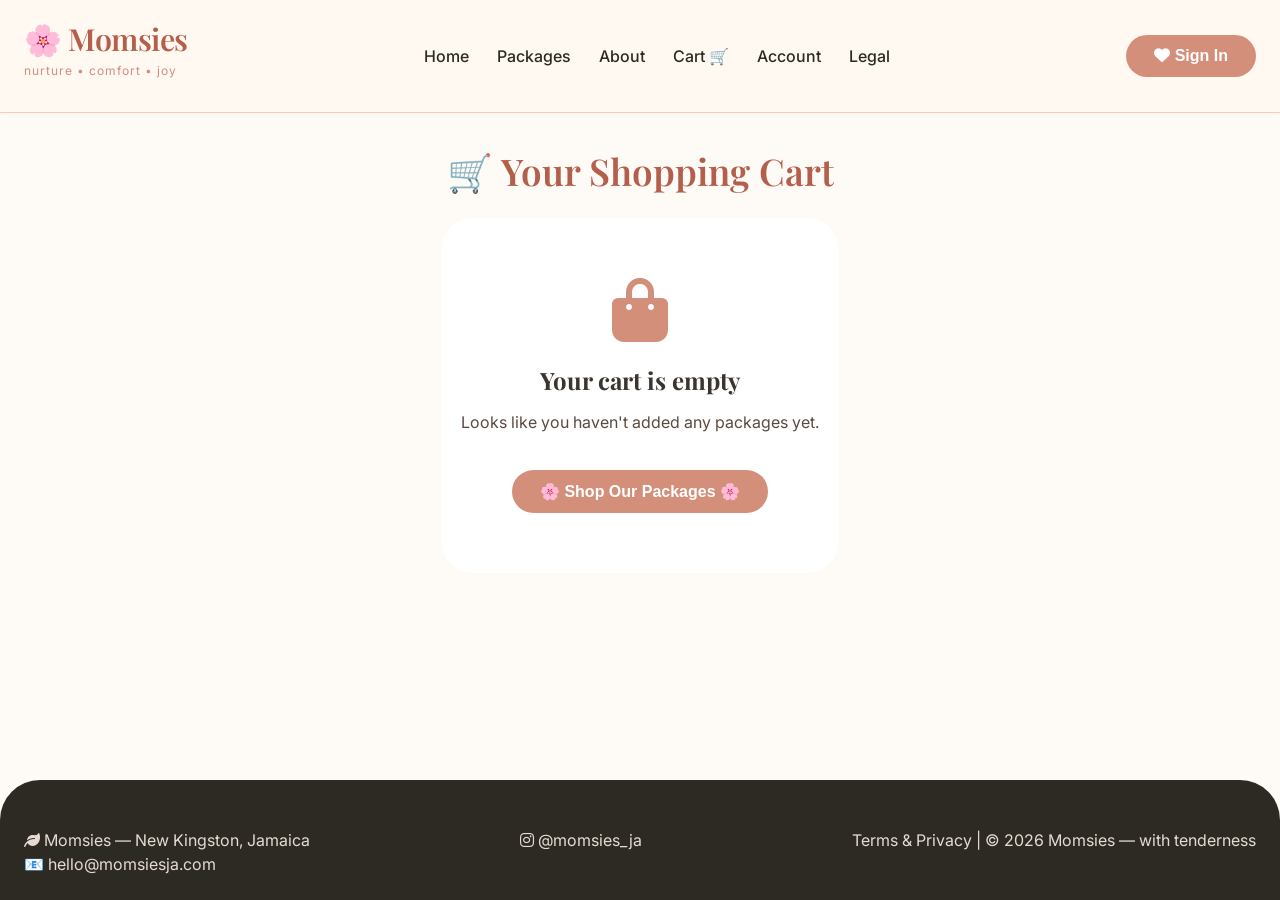
<file: checkout.html>
<!DOCTYPE html>
<html lang="en">
<head>
    <meta charset="UTF-8">
    <meta name="viewport" content="width=device-width, initial-scale=1.0">
    <title>Secure Checkout — Momsies</title>
    <link href="https://fonts.googleapis.com/css2?family=Inter:wght@300;400;500;600;700&family=Playfair+Display:wght@400;500;600;700&display=swap" rel="stylesheet">
    <link rel="stylesheet" href="https://cdnjs.cloudflare.com/ajax/libs/font-awesome/6.0.0-beta3/css/all.min.css">
    <link rel="stylesheet" href="style.css">
    <style>
        .cart-count { background-color: #b45f4b; color: white; border-radius: 50%; padding: 2px 8px; font-size: 12px; margin-left: 5px; display: none; }
        .user-greeting { display: flex; align-items: center; gap: 12px; }
        .user-name { font-weight: 500; color: #b45f4b; }
        .checkout-grid { display: grid; grid-template-columns: 1fr 380px; gap: 32px; }
        .form-group { margin-bottom: 20px; }
        .form-group label { display: block; margin-bottom: 8px; font-weight: 500; }
        .form-group input, .form-group select, .form-group textarea { width: 100%; padding: 12px 16px; border: 1px solid #f7c9c0; border-radius: 24px; font-family: inherit; }
        .order-summary { background: #f5ede6; border-radius: 28px; padding: 24px; position: sticky; top: 100px; }
        .order-item { display: flex; justify-content: space-between; margin-bottom: 12px; }
        .card { background: white; border-radius: 28px; padding: 32px; box-shadow: 0 5px 20px rgba(0,0,0,0.03); border: 1px solid #f7c9c0; margin-bottom: 24px; }
        .free-shipping-badge { background: #b0bea9; color: white; padding: 4px 12px; border-radius: 20px; font-size: 0.7rem; margin-left: 10px; }
        @media (max-width: 768px) { .checkout-grid { grid-template-columns: 1fr; } }
    </style>
</head>
<body>
    <div class="navbar">
        <div class="container nav-flex">
            <div class="logo"><h1>🌸 Momsies</h1><p>nurture • comfort • joy</p></div>
            <ul class="nav-links">
                <li><a href="index.html">Home</a></li>
                <li><a href="category.html">Packages</a></li>
                <li><a href="about.html">About</a></li>
                <li><a href="cart.html">Cart 🛒 <span class="cart-count" id="cartCount">0</span></a></li>
                <li><a href="account.html">Account</a></li>
                <li><a href="legal.html">Legal</a></li>
            </ul>
            <div id="authSection"></div>
        </div>
    </div>

    <div class="container" style="margin: 48px auto;">
        <h1 class="section-title">Secure Checkout</h1>
        
        <div class="checkout-grid" id="checkoutGrid">
            <div>
                <div class="card">
                    <h3>Shipping Information</h3>
                    <div class="form-group"><label>Full Name</label><input type="text" id="fullName" placeholder="Mama Johnson"></div>
                    <div class="form-group"><label>Email</label><input type="email" id="email" placeholder="mama@example.com"></div>
                    <div class="form-group"><label>Phone</label><input type="tel" id="phone" placeholder="+1 876 555 1234"></div>
                    <div class="form-group"><label>Address</label><input type="text" id="address" placeholder="Kingston, Jamaica"></div>
                    <div class="form-group"><label>Delivery Instructions (optional)</label><textarea rows="2" placeholder="Gate code, landmark, etc."></textarea></div>
                </div>
                
                <div class="card">
                    <h3>Payment Method</h3>
                    <div class="form-group">
                        <select id="paymentMethod">
                            <option>Credit Card</option>
                            <option>PayPal</option>
                            <option>Bank Transfer</option>
                            <option>Cash on Delivery</option>
                        </select>
                    </div>
                    <div class="form-group"><label>Card Number</label><input type="text" placeholder="**** **** **** 1234"></div>
                    <div style="display: flex; gap: 16px;">
                        <div class="form-group" style="flex:1"><label>Expiry</label><input placeholder="MM/YY"></div>
                        <div class="form-group" style="flex:1"><label>CVV</label><input placeholder="123"></div>
                    </div>
                </div>
                
                <button class="btn-primary" style="width: 100%;" onclick="placeOrder()"><i class="fas fa-lock"></i> Place Order →</button>
            </div>
            
            <div class="order-summary" id="orderSummary">
                <h3>Your Order</h3>
                <div id="orderItems"></div>
                <div id="orderTotal"></div>
            </div>
        </div>
    </div>

    <footer>
        <div class="container footer-grid">
            <div><i class="fas fa-leaf"></i> Momsies — New Kingston, Jamaica<br>📧 hello@momsiesja.com</div>
            <div><i class="fab fa-instagram"></i> @momsies_ja</div>
            <div><a href="legal.html" style="color: #e6dbd2;">Terms & Privacy</a> | © 2026 Momsies — with tenderness</div>
        </div>
    </footer>

    <script src="cart.js"></script>
    <script>
        const SHIPPING_COST = 500;
        const FREE_SHIPPING_THRESHOLD = 7000;
        
        function loadCheckout() {
            const cart = JSON.parse(localStorage.getItem('momsiesCart')) || [];
            const orderItemsDiv = document.getElementById('orderItems');
            const orderTotalDiv = document.getElementById('orderTotal');
            
            if (!cart || cart.length === 0) {
                window.location.href = 'cart.html';
                return;
            }
            
            let itemsHtml = '';
            let subtotal = 0;
            
            for (let i = 0; i < cart.length; i++) {
                const item = cart[i];
                const itemTotal = item.price * item.quantity;
                subtotal += itemTotal;
                itemsHtml += `<div class="order-item"><span>${item.name} x${item.quantity}</span><span>JMD ${itemTotal.toLocaleString()}</span></div>`;
            }
            
            const shippingAmount = subtotal >= FREE_SHIPPING_THRESHOLD ? 0 : SHIPPING_COST;
            const grandTotal = subtotal + shippingAmount;
            
            orderItemsDiv.innerHTML = itemsHtml;
            orderTotalDiv.innerHTML = `
                <hr style="margin: 16px 0;">
                <div class="order-item"><span>Subtotal:</span><span>JMD ${subtotal.toLocaleString()}</span></div>
                <div class="order-item"><span>Shipping:</span><span>${shippingAmount === 0 ? '<span style="color: #b0bea9;">FREE</span>' : 'JMD ' + shippingAmount.toLocaleString()}</span></div>
                <div class="order-item" style="border-top: 1px solid #f7c9c0; padding-top: 12px;"><strong>Total:</strong><strong>JMD ${grandTotal.toLocaleString()}</strong></div>
                ${subtotal < FREE_SHIPPING_THRESHOLD ? '<p style="font-size: 0.75rem; color: #d48f7b; margin-top: 12px;">✨ Add JMD ' + (FREE_SHIPPING_THRESHOLD - subtotal).toLocaleString() + ' more for FREE shipping ✨</p>' : '<p style="font-size: 0.75rem; color: #b0bea9; margin-top: 12px;">🎉 You qualified for FREE shipping! 🎉</p>'}
                <p style="font-size: 0.7rem; margin-top: 16px;"><i class="fas fa-shield-alt"></i> Secure payment</p>
            `;
            
            updateCartCount();
        }
        
        function placeOrder() {
            const name = document.getElementById('fullName').value;
            const email = document.getElementById('email').value;
            const address = document.getElementById('address').value;
            
            if (!name || !email || !address) {
                alert('🌸 Please fill in all shipping information before placing your order, Mama!');
                return;
            }
            
            if (!email.includes('@')) {
                alert('🌸 Please enter a valid email address with @');
                return;
            }
            
            const cart = JSON.parse(localStorage.getItem('momsiesCart')) || [];
            let subtotal = 0;
            for (let i = 0; i < cart.length; i++) {
                subtotal += cart[i].price * cart[i].quantity;
            }
            const shippingAmount = subtotal >= FREE_SHIPPING_THRESHOLD ? 0 : SHIPPING_COST;
            
            const order = {
                orderNumber: 'MOMS-' + Math.floor(Math.random() * 10000),
                date: new Date().toLocaleDateString(),
                items: cart,
                subtotal: subtotal,
                shipping: shippingAmount,
                total: subtotal + shippingAmount,
                customer: { name: name, email: email, address: address }
            };
            
            localStorage.setItem('momsiesLastOrder', JSON.stringify(order));
            localStorage.removeItem('momsiesCart');
            
            alert(`🌸 Order placed successfully, ${name}!\n\nOrder #: ${order.orderNumber}\nTotal: JMD ${order.total.toLocaleString()}\n\nYou will receive a confirmation email at ${email}`);
            window.location.href = 'thank-you.html';
        }
        
        function updateCartCount() {
            const cart = JSON.parse(localStorage.getItem('momsiesCart')) || [];
            const total = cart.reduce((s, i) => s + i.quantity, 0);
            const span = document.getElementById('cartCount');
            if (span) {
                if (total > 0) {
                    span.textContent = total;
                    span.style.display = 'inline-flex';
                } else {
                    span.style.display = 'none';
                }
            }
        }
        
        function updateAuthSection() {
            const authSection = document.getElementById('authSection');
            if (!authSection) return;
            const loggedInUser = localStorage.getItem('momsiesLoggedInUser');
            if (loggedInUser) {
                const user = JSON.parse(loggedInUser);
                authSection.innerHTML = '<div class="user-greeting"><span class="user-name"><i class="fas fa-heart"></i> Hello, ' + user.name + '!</span><button class="btn-outline" onclick="handleLogout()" style="padding: 6px 16px;">Sign Out</button></div>';
            } else {
                authSection.innerHTML = '<a href="login.html"><button class="btn-primary"><i class="fas fa-heart"></i> Sign In</button></a>';
            }
        }
        
        function handleLogout() { localStorage.removeItem('momsiesLoggedInUser'); alert('🌸 Logged out'); updateAuthSection(); loadCheckout(); }
        
        document.addEventListener('DOMContentLoaded', function() { updateAuthSection(); loadCheckout(); });
    </script>
    
    <!-- YOUR EXISTING CHATBOT SCRIPT GOES HERE -->
</body>
</html>
</file>
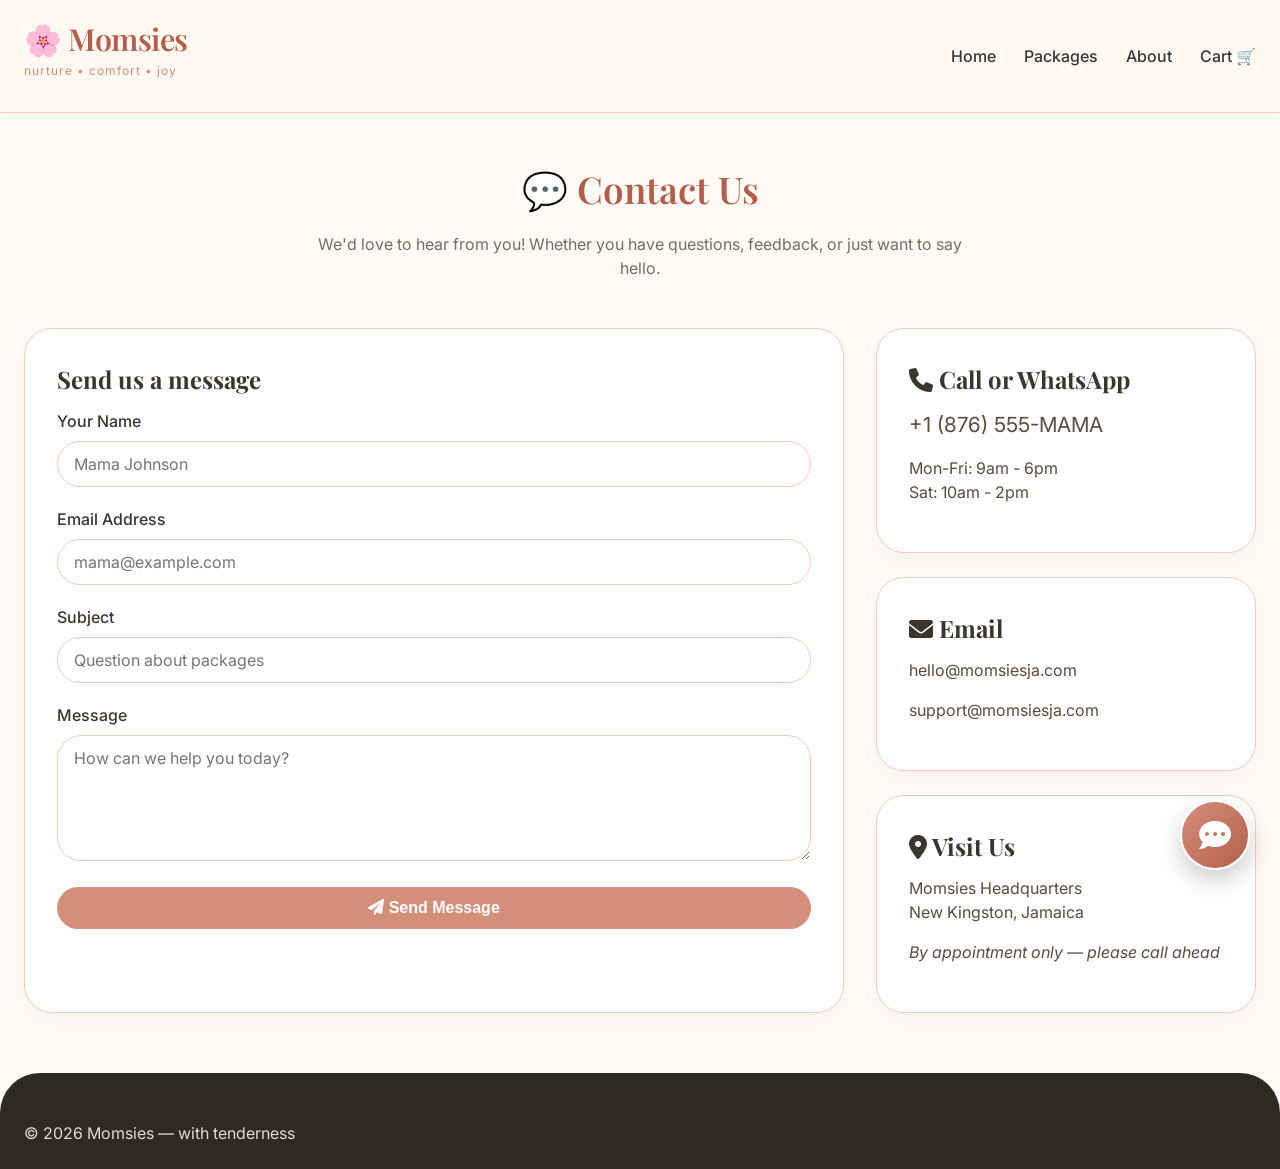
<file: contact.html>
<!DOCTYPE html>
<html lang="en">

<head>
    <meta charset="UTF-8">
    <meta name="viewport" content="width=device-width, initial-scale=1.0">
    <title>Contact Momsies — We're Here for You</title>
    <link
        href="https://fonts.googleapis.com/css2?family=Inter:wght@300;400;500;600;700&family=Playfair+Display:wght@400;500;600;700&display=swap"
        rel="stylesheet">
    <link rel="stylesheet" href="https://cdnjs.cloudflare.com/ajax/libs/font-awesome/6.0.0-beta3/css/all.min.css">
    <link rel="stylesheet" href="style.css">
</head>

<body>
    <div class="navbar">
        <div class="container nav-flex">
            <div class="logo">
                <h1>🌸 Momsies</h1>
                <p>nurture • comfort • joy</p>
            </div>
            <ul class="nav-links">
                <li><a href="index.html">Home</a></li>
                <li><a href="category.html">Packages</a></li>
                <li><a href="about.html">About</a></li>
                <li><a href="cart.html">Cart 🛒</a></li>
            </ul>
        </div>
    </div>

    <div class="container" style="margin: 48px auto;">
        <h1 class="section-title">💬 Contact Us</h1>
        <p class="section-sub">We'd love to hear from you! Whether you have questions, feedback, or just want to say
            hello.</p>

        <div class="checkout-grid">
            <div class="card">
                <h3>Send us a message</h3>
                <div class="form-group"><label>Your Name</label><input type="text" placeholder="Mama Johnson"></div>
                <div class="form-group"><label>Email Address</label><input type="email" placeholder="mama@example.com">
                </div>
                <div class="form-group"><label>Subject</label><input type="text" placeholder="Question about packages">
                </div>
                <div class="form-group"><label>Message</label><textarea rows="5"
                        placeholder="How can we help you today?"></textarea></div>
                <button class="btn-primary" style="width: 100%;"><i class="fas fa-paper-plane"></i> Send
                    Message</button>
            </div>

            <div>
                <div class="card" style="margin-bottom: 24px;">
                    <h3><i class="fas fa-phone"></i> Call or WhatsApp</h3>
                    <p style="font-size: 1.3rem;">+1 (876) 555-MAMA</p>
                    <p>Mon-Fri: 9am - 6pm<br>Sat: 10am - 2pm</p>
                </div>

                <div class="card" style="margin-bottom: 24px;">
                    <h3><i class="fas fa-envelope"></i> Email</h3>
                    <p>hello@momsiesja.com</p>
                    <p>support@momsiesja.com</p>
                </div>

                <div class="card">
                    <h3><i class="fas fa-map-marker-alt"></i> Visit Us</h3>
                    <p>Momsies Headquarters<br>New Kingston, Jamaica</p>
                    <p><em>By appointment only — please call ahead</em></p>
                </div>
            </div>
        </div>
    </div>

    <footer>
        <div class="container footer-grid">
            <div>© 2026 Momsies — with tenderness</div>
        </div>
    </footer>

    <!-- AI Chatbot Script -->
    <script>
        // Momsies AI Chatbot - 24/7 Customer Support
        (function () {
            // Create chatbot HTML
            const chatbotHTML = `
            <div class="chat-button" id="chatButton">
                <i class="fas fa-comment-dots"></i>
            </div>
            <div class="chat-window" id="chatWindow">
                <div class="chat-header">
                    <h3><i class="fas fa-robot"></i> Momsie AI Assistant</h3>
                    <button class="close-chat" id="closeChat">✕</button>
                </div>
                <div class="chat-messages" id="chatMessages">
                    <div class="message bot-message">
                        🌸 Hello Mama! I'm Momsie AI, your 24/7 virtual assistant.<br>
                        I can help you with:<br>
                        📦 Package details<br>
                        🚚 Shipping & delivery<br>
                        🔄 Returns & exchanges<br>
                        🎁 Customization options<br><br>
                        What can I help you with today?
                    </div>
                </div>
                <div class="quick-replies" id="quickReplies">
                    <button class="quick-reply-btn" data-question="What packages do you offer?">📦 Packages</button>
                    <button class="quick-reply-btn" data-question="How long does shipping take?">🚚 Shipping</button>
                    <button class="quick-reply-btn" data-question="What is your return policy?">🔄 Returns</button>
                    <button class="quick-reply-btn" data-question="Can I customize a package?">🎁 Customize</button>
                </div>
                <div class="chat-input-area">
                    <input type="text" id="chatInput" placeholder="Type your message..." autocomplete="off">
                    <button id="sendMessage"><i class="fas fa-paper-plane"></i></button>
                </div>
            </div>
        `;

            // Add chatbot to page
            document.body.insertAdjacentHTML('beforeend', chatbotHTML);

            // Get elements
            const chatButton = document.getElementById('chatButton');
            const chatWindow = document.getElementById('chatWindow');
            const closeChat = document.getElementById('closeChat');
            const chatInput = document.getElementById('chatInput');
            const sendBtn = document.getElementById('sendMessage');
            const chatMessages = document.getElementById('chatMessages');

            // AI Response Database
            const responses = {
                // Greetings
                'hello': '🌸 Hello Mama! Welcome to Momsies. How can I support you today?',
                'hi': '🌸 Hi there! I\'m so happy you\'re here. Need help finding something?',
                'hey': '🌸 Hey Mama! What can I do for you today?',

                // Packages
                'what packages do you offer': '🌸 We offer 5 main care packages:\n📦 Pregnancy Glow - JMD 4,500\n🏥 Hospital Bag Essentials - JMD 3,800\n💖 Postpartum Recovery - JMD 5,200\n👶 Newborn Nest - JMD 6,100\n🎁 Custom Bundle - From JMD 3,800\n\nWhich one interests you?',
                'tell me about packages': '🌸 Our packages are curated for each stage of motherhood. We have Pregnancy, Hospital Bag, Postpartum, Newborn, and Custom bundles. Would you like details on a specific one?',
                'pregnancy package': '🌸 The Pregnancy Glow package includes skincare, comfort goods, and everyday essentials for expecting mamas. Price: JMD 4,500. Want me to help you add it to cart?',
                'postpartum package': '🌸 The Postpartum Recovery package includes healing sprays, sitz bath, nursing pads, belly balm, and a journal. Price: JMD 5,200. It\'s our best seller!',
                'newborn package': '🌸 The Newborn Nest includes diapers, wipes, organic cotton clothing, and feeding supplies. Price: JMD 6,100. Perfect for baby\'s first months!',
                'hospital bag': '🌸 The Hospital Bag Essentials package has everything you need for labor and delivery day. Price: JMD 3,800.',
                'custom bundle': '🌸 You can build your own package starting from JMD 3,800! Just click "Custom Bundle" on our shop page and pick the items you need.',

                // Shipping
                'how long does shipping take': '🚚 We process orders within 24-48 hours. Delivery takes 2-4 business days across Jamaica. You\'ll get a tracking link via email!',
                'shipping cost': '🚚 Shipping is JMD 500 flat rate island-wide. Orders over JMD 7,000 get FREE shipping!',
                'delivery': '🚚 We partner with Tara and other reliable couriers for door-to-door delivery across all parishes in Jamaica.',
                'free shipping': '🎉 Yes! Spend JMD 7,000 or more and shipping is FREE!',

                // Returns
                'return policy': '🔄 Due to the nature of our products, we don\'t offer refunds after delivery. But we do offer exchanges or store credit for damaged or incorrect items within 14 days.',
                'exchange': '🔄 For exchanges, please email us at hello@momsiesja.com within 14 days with photos of the item. We\'ll arrange store credit or replacement.',
                'damaged item': '😟 Oh no! If your package arrived damaged, please contact us within 48 hours with photos. We\'ll send a replacement right away!',

                // Customization
                'can i customize': '🎁 Absolutely! Our "Custom Bundle" option lets you pick exactly what you need. Just visit our shop and click "Build Yours"!',
                'personalized': '🎁 Yes! You can add a handwritten gift note at checkout. Perfect for baby showers or push presents!',

                // Account
                'create account': '📝 Click "Sign In" at the top right, then select "Create Account". You\'ll need a valid email address with @ symbol.',
                'login': '🔐 Click the "Sign In" button in the top right corner. Use the email and password you registered with.',
                'forgot password': '📧 No worries! Email us at hello@momsiesja.com and we\'ll help you reset your password.',

                // Payment
                'payment methods': '💳 We accept Credit Cards, PayPal, Bank Transfers, and Cash on Delivery. All payments are secure and encrypted!',
                'secure payment': '🔒 Yes! Our checkout is fully encrypted and secure. Your payment information is safe with us.',

                // General
                'thank you': '🌸 You\'re so welcome, Mama! We\'re honored to support you. 💕',
                'thanks': '🌸 Always here for you! Have a beautiful day, Mama!',
                'bye': '🌸 Bye for now, Mama! Come back anytime. Sending you love! 💕',
                'help': '🌸 I can help with:\n• Package details\n• Shipping & delivery\n• Returns & exchanges\n• Customization\n• Account questions\n\nWhat would you like to know?',
            };

            // Default response
            const defaultResponse = '🌸 I\'m still learning, Mama! For specific questions, please email hello@momsiesja.com or call +1 (876) 555-MAMA. Our human team is here for you 9am-6pm! 💕';

            // Function to get AI response
            function getResponse(userMessage) {
                const lowerMsg = userMessage.toLowerCase().trim();

                // Check for exact matches first
                for (const [key, response] of Object.entries(responses)) {
                    if (lowerMsg.includes(key)) {
                        return response;
                    }
                }

                // Check for keywords
                if (lowerMsg.includes('price') || lowerMsg.includes('cost')) {
                    return '💰 Our packages range from JMD 3,800 to JMD 6,100. Which package are you interested in?';
                }
                if (lowerMsg.includes('discount') || lowerMsg.includes('sale')) {
                    return '🎉 We offer seasonal promotions and first-time buyer discounts! Sign up for our newsletter to stay updated.';
                }
                if (lowerMsg.includes('gift')) {
                    return '🎁 Our care packages make wonderful baby shower gifts! You can add a personalized note at checkout for free.';
                }
                if (lowerMsg.includes('track')) {
                    return '📦 You\'ll receive a tracking link via email once your order ships. You can also check your order status in your Account dashboard.';
                }

                return defaultResponse;
            }

            // Add message to chat
            function addMessage(text, isUser) {
                const messageDiv = document.createElement('div');
                messageDiv.className = `message ${isUser ? 'user-message' : 'bot-message'}`;
                messageDiv.innerHTML = text.replace(/\n/g, '<br>');
                chatMessages.appendChild(messageDiv);
                chatMessages.scrollTop = chatMessages.scrollHeight;
            }

            // Show typing indicator
            function showTyping() {
                const typingDiv = document.createElement('div');
                typingDiv.className = 'typing-indicator';
                typingDiv.id = 'typingIndicator';
                typingDiv.innerHTML = '<span></span><span></span><span></span>';
                chatMessages.appendChild(typingDiv);
                chatMessages.scrollTop = chatMessages.scrollHeight;
            }

            // Hide typing indicator
            function hideTyping() {
                const typing = document.getElementById('typingIndicator');
                if (typing) typing.remove();
            }

            // Send user message and get response
            function sendUserMessage() {
                const message = chatInput.value.trim();
                if (!message) return;

                addMessage(message, true);
                chatInput.value = '';

                showTyping();

                setTimeout(() => {
                    hideTyping();
                    const response = getResponse(message);
                    addMessage(response, false);
                }, 800);
            }

            // Quick reply handler
            function handleQuickReply(question) {
                addMessage(question, true);
                showTyping();
                setTimeout(() => {
                    hideTyping();
                    const response = getResponse(question);
                    addMessage(response, false);
                }, 600);
            }

            // Event listeners
            chatButton.addEventListener('click', () => {
                chatWindow.style.display = 'flex';
                chatButton.style.display = 'none';
                chatInput.focus();
            });

            closeChat.addEventListener('click', () => {
                chatWindow.style.display = 'none';
                chatButton.style.display = 'flex';
            });

            sendBtn.addEventListener('click', sendUserMessage);
            chatInput.addEventListener('keypress', (e) => {
                if (e.key === 'Enter') sendUserMessage();
            });

            // Quick reply buttons
            document.querySelectorAll('.quick-reply-btn').forEach(btn => {
                btn.addEventListener('click', () => {
                    const question = btn.getAttribute('data-question');
                    handleQuickReply(question);
                });
            });

            // Auto-open chat after 10 seconds on first visit
            setTimeout(() => {
                if (!localStorage.getItem('chatOpened')) {
                    localStorage.setItem('chatOpened', 'true');
                    chatWindow.style.display = 'flex';
                    chatButton.style.display = 'none';
                }
            }, 10000);
        })();
    </script>
</body>

</html>
</file>
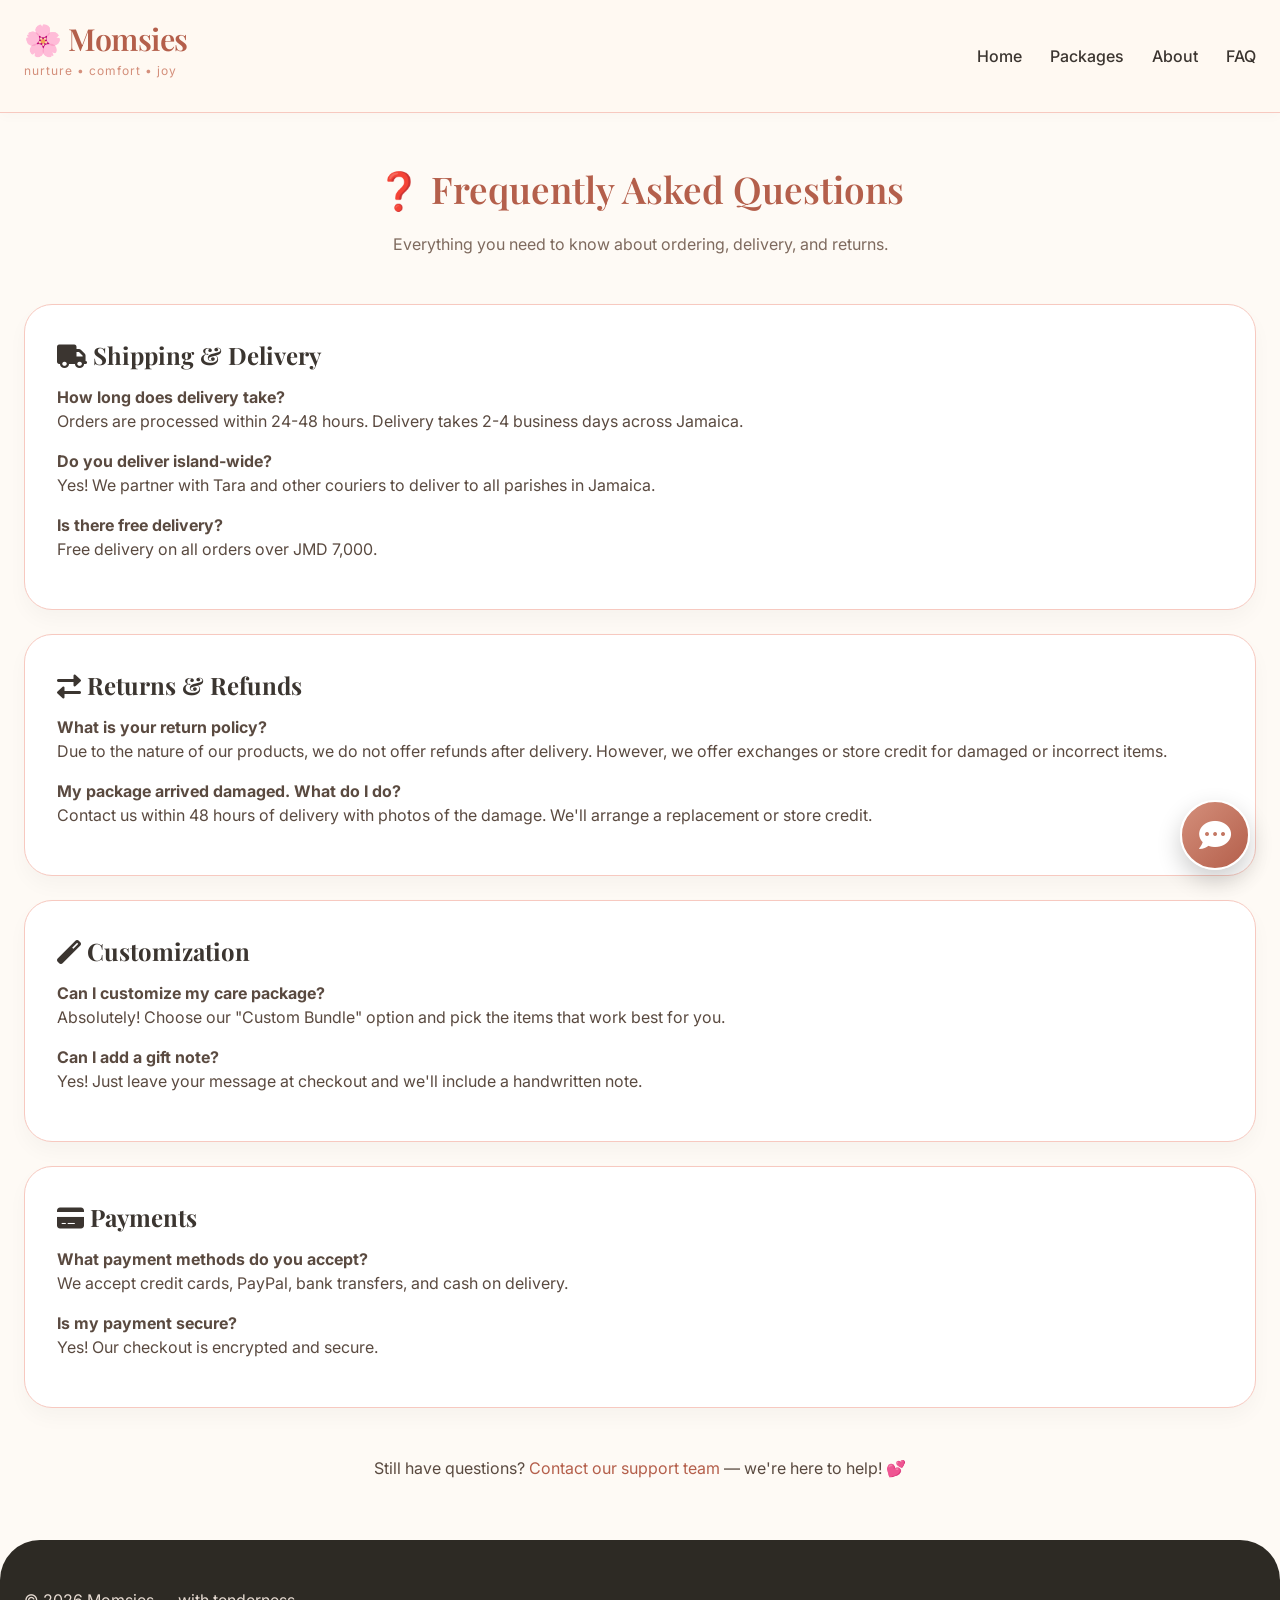
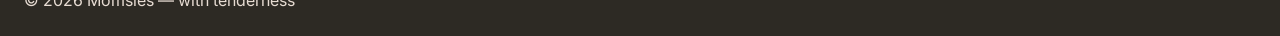
<file: faq.html>
<!DOCTYPE html>
<html lang="en">

<head>
    <meta charset="UTF-8">
    <meta name="viewport" content="width=device-width, initial-scale=1.0">
    <title>FAQ — Momsies</title>
    <link
        href="https://fonts.googleapis.com/css2?family=Inter:wght@300;400;500;600;700&family=Playfair+Display:wght@400;500;600;700&display=swap"
        rel="stylesheet">
    <link rel="stylesheet" href="https://cdnjs.cloudflare.com/ajax/libs/font-awesome/6.0.0-beta3/css/all.min.css">
    <link rel="stylesheet" href="style.css">
</head>

<body>
    <div class="navbar">
        <div class="container nav-flex">
            <div class="logo">
                <h1>🌸 Momsies</h1>
                <p>nurture • comfort • joy</p>
            </div>
            <ul class="nav-links">
                <li><a href="index.html">Home</a></li>
                <li><a href="category.html">Packages</a></li>
                <li><a href="about.html">About</a></li>
                <li><a href="faq.html">FAQ</a></li>
            </ul>
        </div>
    </div>

    <div class="container" style="margin: 48px auto;">
        <h1 class="section-title">❓ Frequently Asked Questions</h1>
        <p class="section-sub">Everything you need to know about ordering, delivery, and returns.</p>

        <div class="card" style="margin-bottom: 24px;">
            <h3><i class="fas fa-truck"></i> Shipping & Delivery</h3>
            <p><strong>How long does delivery take?</strong><br>Orders are processed within 24-48 hours. Delivery takes
                2-4 business days across Jamaica.</p>
            <p><strong>Do you deliver island-wide?</strong><br>Yes! We partner with Tara and other couriers to deliver
                to all parishes in Jamaica.</p>
            <p><strong>Is there free delivery?</strong><br>Free delivery on all orders over JMD 7,000.</p>
        </div>

        <div class="card" style="margin-bottom: 24px;">
            <h3><i class="fas fa-exchange-alt"></i> Returns & Refunds</h3>
            <p><strong>What is your return policy?</strong><br>Due to the nature of our products, we do not offer
                refunds after delivery. However, we offer exchanges or store credit for damaged or incorrect items.</p>
            <p><strong>My package arrived damaged. What do I do?</strong><br>Contact us within 48 hours of delivery with
                photos of the damage. We'll arrange a replacement or store credit.</p>
        </div>

        <div class="card" style="margin-bottom: 24px;">
            <h3><i class="fas fa-magic"></i> Customization</h3>
            <p><strong>Can I customize my care package?</strong><br>Absolutely! Choose our "Custom Bundle" option and
                pick the items that work best for you.</p>
            <p><strong>Can I add a gift note?</strong><br>Yes! Just leave your message at checkout and we'll include a
                handwritten note.</p>
        </div>

        <div class="card">
            <h3><i class="fas fa-credit-card"></i> Payments</h3>
            <p><strong>What payment methods do you accept?</strong><br>We accept credit cards, PayPal, bank transfers,
                and cash on delivery.</p>
            <p><strong>Is my payment secure?</strong><br>Yes! Our checkout is encrypted and secure.</p>
        </div>

        <div style="text-align: center; margin-top: 48px;">
            <p>Still have questions? <a href="contact.html">Contact our support team</a> — we're here to help! 💕</p>
        </div>
    </div>

    <footer>
        <div class="container footer-grid">
            <div>© 2026 Momsies — with tenderness</div>
        </div>
    </footer>

    <!-- AI Chatbot Script -->
    <script>
        // Momsies AI Chatbot - 24/7 Customer Support
        (function () {
            // Create chatbot HTML
            const chatbotHTML = `
            <div class="chat-button" id="chatButton">
                <i class="fas fa-comment-dots"></i>
            </div>
            <div class="chat-window" id="chatWindow">
                <div class="chat-header">
                    <h3><i class="fas fa-robot"></i> Momsie AI Assistant</h3>
                    <button class="close-chat" id="closeChat">✕</button>
                </div>
                <div class="chat-messages" id="chatMessages">
                    <div class="message bot-message">
                        🌸 Hello Mama! I'm Momsie AI, your 24/7 virtual assistant.<br>
                        I can help you with:<br>
                        📦 Package details<br>
                        🚚 Shipping & delivery<br>
                        🔄 Returns & exchanges<br>
                        🎁 Customization options<br><br>
                        What can I help you with today?
                    </div>
                </div>
                <div class="quick-replies" id="quickReplies">
                    <button class="quick-reply-btn" data-question="What packages do you offer?">📦 Packages</button>
                    <button class="quick-reply-btn" data-question="How long does shipping take?">🚚 Shipping</button>
                    <button class="quick-reply-btn" data-question="What is your return policy?">🔄 Returns</button>
                    <button class="quick-reply-btn" data-question="Can I customize a package?">🎁 Customize</button>
                </div>
                <div class="chat-input-area">
                    <input type="text" id="chatInput" placeholder="Type your message..." autocomplete="off">
                    <button id="sendMessage"><i class="fas fa-paper-plane"></i></button>
                </div>
            </div>
        `;

            // Add chatbot to page
            document.body.insertAdjacentHTML('beforeend', chatbotHTML);

            // Get elements
            const chatButton = document.getElementById('chatButton');
            const chatWindow = document.getElementById('chatWindow');
            const closeChat = document.getElementById('closeChat');
            const chatInput = document.getElementById('chatInput');
            const sendBtn = document.getElementById('sendMessage');
            const chatMessages = document.getElementById('chatMessages');

            // AI Response Database
            const responses = {
                // Greetings
                'hello': '🌸 Hello Mama! Welcome to Momsies. How can I support you today?',
                'hi': '🌸 Hi there! I\'m so happy you\'re here. Need help finding something?',
                'hey': '🌸 Hey Mama! What can I do for you today?',

                // Packages
                'what packages do you offer': '🌸 We offer 5 main care packages:\n📦 Pregnancy Glow - JMD 4,500\n🏥 Hospital Bag Essentials - JMD 3,800\n💖 Postpartum Recovery - JMD 5,200\n👶 Newborn Nest - JMD 6,100\n🎁 Custom Bundle - From JMD 3,800\n\nWhich one interests you?',
                'tell me about packages': '🌸 Our packages are curated for each stage of motherhood. We have Pregnancy, Hospital Bag, Postpartum, Newborn, and Custom bundles. Would you like details on a specific one?',
                'pregnancy package': '🌸 The Pregnancy Glow package includes skincare, comfort goods, and everyday essentials for expecting mamas. Price: JMD 4,500. Want me to help you add it to cart?',
                'postpartum package': '🌸 The Postpartum Recovery package includes healing sprays, sitz bath, nursing pads, belly balm, and a journal. Price: JMD 5,200. It\'s our best seller!',
                'newborn package': '🌸 The Newborn Nest includes diapers, wipes, organic cotton clothing, and feeding supplies. Price: JMD 6,100. Perfect for baby\'s first months!',
                'hospital bag': '🌸 The Hospital Bag Essentials package has everything you need for labor and delivery day. Price: JMD 3,800.',
                'custom bundle': '🌸 You can build your own package starting from JMD 3,800! Just click "Custom Bundle" on our shop page and pick the items you need.',

                // Shipping
                'how long does shipping take': '🚚 We process orders within 24-48 hours. Delivery takes 2-4 business days across Jamaica. You\'ll get a tracking link via email!',
                'shipping cost': '🚚 Shipping is JMD 500 flat rate island-wide. Orders over JMD 7,000 get FREE shipping!',
                'delivery': '🚚 We partner with Tara and other reliable couriers for door-to-door delivery across all parishes in Jamaica.',
                'free shipping': '🎉 Yes! Spend JMD 7,000 or more and shipping is FREE!',

                // Returns
                'return policy': '🔄 Due to the nature of our products, we don\'t offer refunds after delivery. But we do offer exchanges or store credit for damaged or incorrect items within 14 days.',
                'exchange': '🔄 For exchanges, please email us at hello@momsiesja.com within 14 days with photos of the item. We\'ll arrange store credit or replacement.',
                'damaged item': '😟 Oh no! If your package arrived damaged, please contact us within 48 hours with photos. We\'ll send a replacement right away!',

                // Customization
                'can i customize': '🎁 Absolutely! Our "Custom Bundle" option lets you pick exactly what you need. Just visit our shop and click "Build Yours"!',
                'personalized': '🎁 Yes! You can add a handwritten gift note at checkout. Perfect for baby showers or push presents!',

                // Account
                'create account': '📝 Click "Sign In" at the top right, then select "Create Account". You\'ll need a valid email address with @ symbol.',
                'login': '🔐 Click the "Sign In" button in the top right corner. Use the email and password you registered with.',
                'forgot password': '📧 No worries! Email us at hello@momsiesja.com and we\'ll help you reset your password.',

                // Payment
                'payment methods': '💳 We accept Credit Cards, PayPal, Bank Transfers, and Cash on Delivery. All payments are secure and encrypted!',
                'secure payment': '🔒 Yes! Our checkout is fully encrypted and secure. Your payment information is safe with us.',

                // General
                'thank you': '🌸 You\'re so welcome, Mama! We\'re honored to support you. 💕',
                'thanks': '🌸 Always here for you! Have a beautiful day, Mama!',
                'bye': '🌸 Bye for now, Mama! Come back anytime. Sending you love! 💕',
                'help': '🌸 I can help with:\n• Package details\n• Shipping & delivery\n• Returns & exchanges\n• Customization\n• Account questions\n\nWhat would you like to know?',
            };

            // Default response
            const defaultResponse = '🌸 I\'m still learning, Mama! For specific questions, please email hello@momsiesja.com or call +1 (876) 555-MAMA. Our human team is here for you 9am-6pm! 💕';

            // Function to get AI response
            function getResponse(userMessage) {
                const lowerMsg = userMessage.toLowerCase().trim();

                // Check for exact matches first
                for (const [key, response] of Object.entries(responses)) {
                    if (lowerMsg.includes(key)) {
                        return response;
                    }
                }

                // Check for keywords
                if (lowerMsg.includes('price') || lowerMsg.includes('cost')) {
                    return '💰 Our packages range from JMD 3,800 to JMD 6,100. Which package are you interested in?';
                }
                if (lowerMsg.includes('discount') || lowerMsg.includes('sale')) {
                    return '🎉 We offer seasonal promotions and first-time buyer discounts! Sign up for our newsletter to stay updated.';
                }
                if (lowerMsg.includes('gift')) {
                    return '🎁 Our care packages make wonderful baby shower gifts! You can add a personalized note at checkout for free.';
                }
                if (lowerMsg.includes('track')) {
                    return '📦 You\'ll receive a tracking link via email once your order ships. You can also check your order status in your Account dashboard.';
                }

                return defaultResponse;
            }

            // Add message to chat
            function addMessage(text, isUser) {
                const messageDiv = document.createElement('div');
                messageDiv.className = `message ${isUser ? 'user-message' : 'bot-message'}`;
                messageDiv.innerHTML = text.replace(/\n/g, '<br>');
                chatMessages.appendChild(messageDiv);
                chatMessages.scrollTop = chatMessages.scrollHeight;
            }

            // Show typing indicator
            function showTyping() {
                const typingDiv = document.createElement('div');
                typingDiv.className = 'typing-indicator';
                typingDiv.id = 'typingIndicator';
                typingDiv.innerHTML = '<span></span><span></span><span></span>';
                chatMessages.appendChild(typingDiv);
                chatMessages.scrollTop = chatMessages.scrollHeight;
            }

            // Hide typing indicator
            function hideTyping() {
                const typing = document.getElementById('typingIndicator');
                if (typing) typing.remove();
            }

            // Send user message and get response
            function sendUserMessage() {
                const message = chatInput.value.trim();
                if (!message) return;

                addMessage(message, true);
                chatInput.value = '';

                showTyping();

                setTimeout(() => {
                    hideTyping();
                    const response = getResponse(message);
                    addMessage(response, false);
                }, 800);
            }

            // Quick reply handler
            function handleQuickReply(question) {
                addMessage(question, true);
                showTyping();
                setTimeout(() => {
                    hideTyping();
                    const response = getResponse(question);
                    addMessage(response, false);
                }, 600);
            }

            // Event listeners
            chatButton.addEventListener('click', () => {
                chatWindow.style.display = 'flex';
                chatButton.style.display = 'none';
                chatInput.focus();
            });

            closeChat.addEventListener('click', () => {
                chatWindow.style.display = 'none';
                chatButton.style.display = 'flex';
            });

            sendBtn.addEventListener('click', sendUserMessage);
            chatInput.addEventListener('keypress', (e) => {
                if (e.key === 'Enter') sendUserMessage();
            });

            // Quick reply buttons
            document.querySelectorAll('.quick-reply-btn').forEach(btn => {
                btn.addEventListener('click', () => {
                    const question = btn.getAttribute('data-question');
                    handleQuickReply(question);
                });
            });

            // Auto-open chat after 10 seconds on first visit
            setTimeout(() => {
                if (!localStorage.getItem('chatOpened')) {
                    localStorage.setItem('chatOpened', 'true');
                    chatWindow.style.display = 'flex';
                    chatButton.style.display = 'none';
                }
            }, 10000);
        })();
    </script>
</body>

</html>
</file>
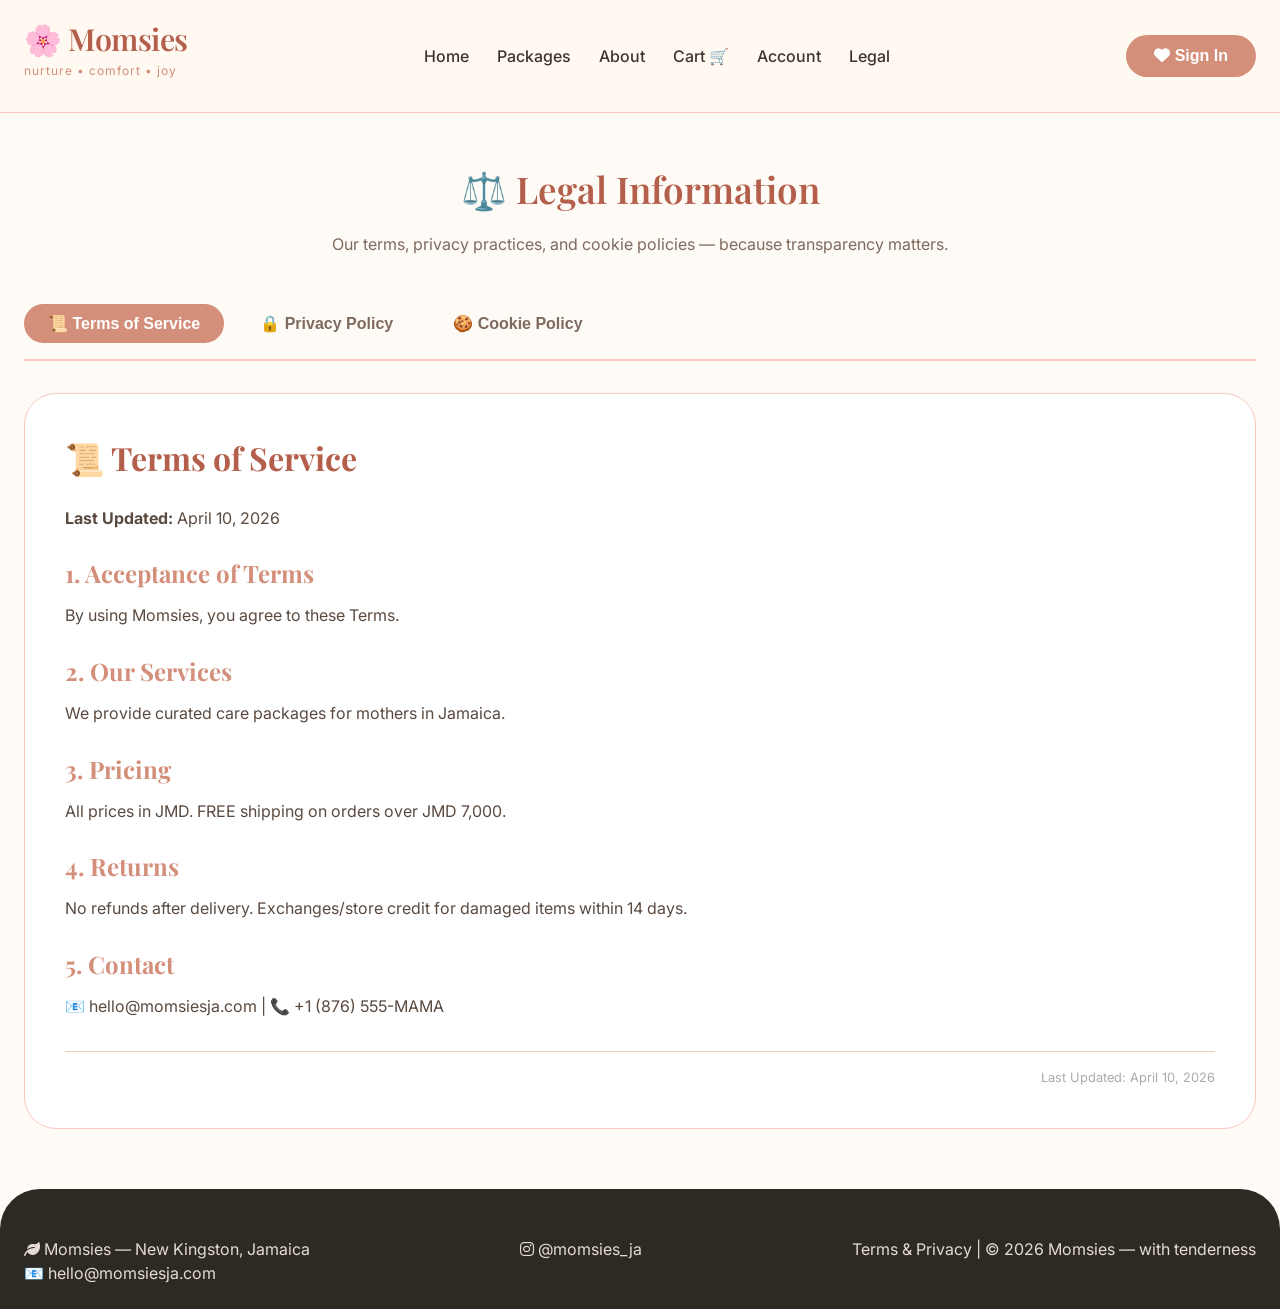
<file: legal.html>
<!DOCTYPE html>
<html lang="en">
<head>
    <meta charset="UTF-8">
    <meta name="viewport" content="width=device-width, initial-scale=1.0">
    <title>Legal — Terms & Privacy | Momsies</title>
    <link href="https://fonts.googleapis.com/css2?family=Inter:wght@300;400;500;600;700&family=Playfair+Display:wght@400;500;600;700&display=swap" rel="stylesheet">
    <link rel="stylesheet" href="https://cdnjs.cloudflare.com/ajax/libs/font-awesome/6.0.0-beta3/css/all.min.css">
    <link rel="stylesheet" href="style.css">
    <style>
        .cart-count { background-color: #b45f4b; color: white; border-radius: 50%; padding: 2px 8px; font-size: 12px; margin-left: 5px; display: none; }
        .user-greeting { display: flex; align-items: center; gap: 12px; }
        .user-name { font-weight: 500; color: #b45f4b; }
        .legal-tabs { display: flex; flex-wrap: wrap; gap: 12px; margin-bottom: 32px; border-bottom: 2px solid #f7c9c0; padding-bottom: 16px; }
        .legal-tab { background: none; border: none; padding: 10px 24px; font-size: 1rem; font-weight: 600; cursor: pointer; color: #7e6a5e; border-radius: 40px; transition: all 0.2s; }
        .legal-tab.active { background: #d48f7b; color: white; }
        .legal-tab:hover:not(.active) { background: #f5ede6; color: #b45f4b; }
        .legal-content { display: none; background: white; border-radius: 32px; padding: 40px; border: 1px solid #f7c9c0; }
        .legal-content.active-content { display: block; animation: fadeIn 0.3s ease; }
        .legal-content h2 { color: #b45f4b; margin-bottom: 24px; font-family: 'Playfair Display', serif; }
        .legal-content h3 { color: #d48f7b; margin: 24px 0 12px; }
        .legal-content p, .legal-content li { line-height: 1.6; }
        .legal-content ul { margin: 16px 0; padding-left: 24px; }
        .last-updated { text-align: right; font-size: 0.8rem; color: #aaa; margin-top: 32px; padding-top: 16px; border-top: 1px solid #f7c9c0; }
        @keyframes fadeIn { from { opacity: 0; transform: translateY(10px); } to { opacity: 1; transform: translateY(0); } }
    </style>
</head>
<body>
    <div class="navbar">
        <div class="container nav-flex">
            <div class="logo"><h1>🌸 Momsies</h1><p>nurture • comfort • joy</p></div>
            <ul class="nav-links">
                <li><a href="index.html">Home</a></li>
                <li><a href="category.html">Packages</a></li>
                <li><a href="about.html">About</a></li>
                <li><a href="cart.html">Cart 🛒 <span class="cart-count" id="cartCount">0</span></a></li>
                <li><a href="account.html">Account</a></li>
                <li><a href="legal.html">Legal</a></li>
            </ul>
            <div id="authSection"></div>
        </div>
    </div>

    <div class="container" style="margin: 48px auto;">
        <h1 class="section-title">⚖️ Legal Information</h1>
        <p class="section-sub">Our terms, privacy practices, and cookie policies — because transparency matters.</p>

        <div class="legal-tabs">
            <button class="legal-tab active" onclick="showLegalTab('terms')">📜 Terms of Service</button>
            <button class="legal-tab" onclick="showLegalTab('privacy')">🔒 Privacy Policy</button>
            <button class="legal-tab" onclick="showLegalTab('cookies')">🍪 Cookie Policy</button>
        </div>

        <div id="termsContent" class="legal-content active-content">
            <h2>📜 Terms of Service</h2>
            <p><strong>Last Updated:</strong> April 10, 2026</p>
            <h3>1. Acceptance of Terms</h3>
            <p>By using Momsies, you agree to these Terms.</p>
            <h3>2. Our Services</h3>
            <p>We provide curated care packages for mothers in Jamaica.</p>
            <h3>3. Pricing</h3>
            <p>All prices in JMD. FREE shipping on orders over JMD 7,000.</p>
            <h3>4. Returns</h3>
            <p>No refunds after delivery. Exchanges/store credit for damaged items within 14 days.</p>
            <h3>5. Contact</h3>
            <p>📧 hello@momsiesja.com | 📞 +1 (876) 555-MAMA</p>
            <div class="last-updated">Last Updated: April 10, 2026</div>
        </div>

        <div id="privacyContent" class="legal-content">
            <h2>🔒 Privacy Policy</h2>
            <p><strong>Last Updated:</strong> April 10, 2026</p>
            <h3>Information We Collect</h3>
            <p>Name, email, address, payment info, order history.</p>
            <h3>How We Use It</h3>
            <p>Process orders, communicate with you, improve services.</p>
            <h3>Data Security</h3>
            <p>We use industry-standard security measures. We never sell your data.</p>
            <div class="last-updated">Last Updated: April 10, 2026</div>
        </div>

        <div id="cookiesContent" class="legal-content">
            <h2>🍪 Cookie Policy</h2>
            <p><strong>Last Updated:</strong> April 10, 2026</p>
            <h3>What Are Cookies</h3>
            <p>Small text files that help us provide a better shopping experience.</p>
            <h3>How We Use Cookies</h3>
            <p>Essential cookies for cart/checkout, analytics, and preferences.</p>
            <h3>Managing Cookies</h3>
            <p>You can disable cookies in browser settings, but some features may not work.</p>
            <div class="last-updated">Last Updated: April 10, 2026</div>
        </div>
    </div>

    <footer>
        <div class="container footer-grid">
            <div><i class="fas fa-leaf"></i> Momsies — New Kingston, Jamaica<br>📧 hello@momsiesja.com</div>
            <div><i class="fab fa-instagram"></i> @momsies_ja</div>
            <div><a href="legal.html" style="color: #e6dbd2;">Terms & Privacy</a> | © 2026 Momsies — with tenderness</div>
        </div>
    </footer>

    <script src="cart.js"></script>
    <script>
        function showLegalTab(tab) {
            document.getElementById('termsContent').classList.remove('active-content');
            document.getElementById('privacyContent').classList.remove('active-content');
            document.getElementById('cookiesContent').classList.remove('active-content');
            document.querySelectorAll('.legal-tab').forEach(btn => btn.classList.remove('active'));
            
            if (tab === 'terms') {
                document.getElementById('termsContent').classList.add('active-content');
                document.querySelector('.legal-tab').classList.add('active');
            } else if (tab === 'privacy') {
                document.getElementById('privacyContent').classList.add('active-content');
                document.querySelectorAll('.legal-tab')[1].classList.add('active');
            } else if (tab === 'cookies') {
                document.getElementById('cookiesContent').classList.add('active-content');
                document.querySelectorAll('.legal-tab')[2].classList.add('active');
            }
        }
        
        function updateCartCount() {
            const cart = JSON.parse(localStorage.getItem('momsiesCart')) || [];
            const total = cart.reduce((s, i) => s + i.quantity, 0);
            const span = document.getElementById('cartCount');
            if (span) {
                if (total > 0) { span.textContent = total; span.style.display = 'inline-flex'; } 
                else { span.style.display = 'none'; }
            }
        }
        
        function updateAuthSection() {
            const authSection = document.getElementById('authSection');
            if (!authSection) return;
            const loggedInUser = localStorage.getItem('momsiesLoggedInUser');
            if (loggedInUser) {
                const user = JSON.parse(loggedInUser);
                authSection.innerHTML = '<div class="user-greeting"><span class="user-name"><i class="fas fa-heart"></i> Hello, ' + user.name + '!</span><button class="btn-outline" onclick="handleLogout()" style="padding: 6px 16px;">Sign Out</button></div>';
            } else {
                authSection.innerHTML = '<a href="login.html"><button class="btn-primary"><i class="fas fa-heart"></i> Sign In</button></a>';
            }
        }
        
        function handleLogout() { localStorage.removeItem('momsiesLoggedInUser'); alert('🌸 Logged out'); updateAuthSection(); updateCartCount(); }
        
        document.addEventListener('DOMContentLoaded', function() { updateAuthSection(); updateCartCount(); });
    </script>
    
    <!-- YOUR EXISTING CHATBOT SCRIPT GOES HERE -->
</body>
</html>
</file>
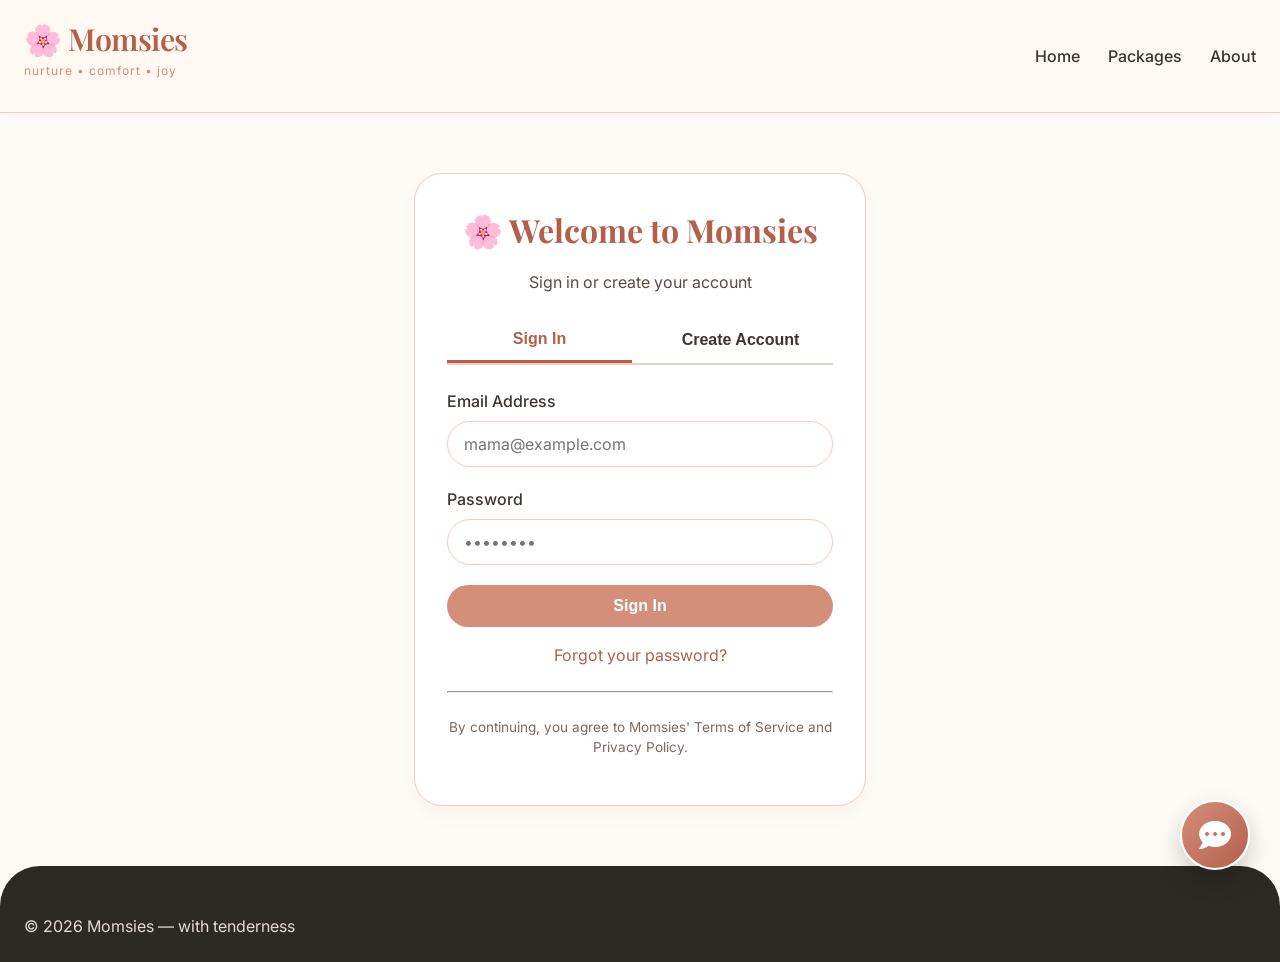
<file: login.html>
<!DOCTYPE html>
<html lang="en">

<head>
    <meta charset="UTF-8">
    <meta name="viewport" content="width=device-width, initial-scale=1.0">
    <title>Sign In — Momsies</title>
    <link
        href="https://fonts.googleapis.com/css2?family=Inter:wght@300;400;500;600;700&family=Playfair+Display:wght@400;500;600;700&display=swap"
        rel="stylesheet">
    <link rel="stylesheet" href="https://cdnjs.cloudflare.com/ajax/libs/font-awesome/6.0.0-beta3/css/all.min.css">
    <link rel="stylesheet" href="style.css">
    <style>
        .toggle-buttons {
            display: flex;
            gap: 16px;
            margin-bottom: 24px;
            border-bottom: 2px solid var(--blush);
        }

        .toggle-btn {
            flex: 1;
            background: none;
            border: none;
            padding: 12px;
            font-size: 1rem;
            font-weight: 600;
            cursor: pointer;
            color: var(--charcoal);
            transition: all 0.2s ease;
        }

        .toggle-btn.active {
            color: var(--deep-terracotta);
            border-bottom: 3px solid var(--deep-terracotta);
        }

        .form-panel {
            display: none;
        }

        .form-panel.active-panel {
            display: block;
        }

        .error-message {
            color: #d9534f;
            font-size: 0.8rem;
            margin-top: 5px;
            display: none;
        }

        .success-message {
            color: var(--sage);
            font-size: 0.8rem;
            margin-top: 5px;
            display: none;
        }
    </style>
</head>

<body>
    <div class="navbar">
        <div class="container nav-flex">
            <div class="logo">
                <h1>🌸 Momsies</h1>
                <p>nurture • comfort • joy</p>
            </div>
            <ul class="nav-links">
                <li><a href="index.html">Home</a></li>
                <li><a href="category.html">Packages</a></li>
                <li><a href="about.html">About</a></li>
            </ul>
        </div>
    </div>

    <div class="container" style="max-width: 500px; margin: 60px auto;">
        <div class="card">
            <h2 style="text-align: center;">🌸 Welcome to Momsies</h2>
            <p style="text-align: center; margin-bottom: 24px;">Sign in or create your account</p>

            <div class="toggle-buttons">
                <button class="toggle-btn active" id="showLoginBtn">Sign In</button>
                <button class="toggle-btn" id="showRegisterBtn">Create Account</button>
            </div>

            <div id="loginPanel" class="form-panel active-panel">
                <div class="form-group">
                    <label>Email Address</label>
                    <input type="email" id="loginEmail" placeholder="mama@example.com">
                    <div class="error-message" id="loginEmailError">Please enter a valid email address with @</div>
                </div>
                <div class="form-group">
                    <label>Password</label>
                    <input type="password" id="loginPassword" placeholder="••••••••">
                    <div class="error-message" id="loginPasswordError">Password is required</div>
                </div>
                <button class="btn-primary" style="width: 100%;" onclick="handleLogin()">Sign In</button>
                <p style="text-align: center; margin-top: 16px;"><a href="#" onclick="showForgotPassword()">Forgot your
                        password?</a></p>
            </div>

            <div id="registerPanel" class="form-panel">
                <div class="form-group">
                    <label>Full Name</label>
                    <input type="text" id="regName" placeholder="Mama Johnson">
                    <div class="error-message" id="regNameError">Name is required</div>
                </div>
                <div class="form-group">
                    <label>Email Address</label>
                    <input type="email" id="regEmail" placeholder="mama@example.com">
                    <div class="error-message" id="regEmailError">Please enter a valid email address with @</div>
                    <div class="success-message" id="regEmailSuccess"></div>
                </div>
                <div class="form-group">
                    <label>Password</label>
                    <input type="password" id="regPassword" placeholder="At least 6 characters">
                    <div class="error-message" id="regPasswordError">Password must be at least 6 characters</div>
                </div>
                <div class="form-group">
                    <label>Confirm Password</label>
                    <input type="password" id="regConfirmPassword" placeholder="Confirm your password">
                    <div class="error-message" id="regConfirmError">Passwords do not match</div>
                </div>
                <button class="btn-primary" style="width: 100%;" onclick="handleRegister()">Create Account</button>
            </div>

            <hr style="margin: 24px 0;">
            <p style="text-align: center; font-size: 0.85rem; color: #7e6a5e;">By continuing, you agree to Momsies'
                Terms of Service and Privacy Policy.</p>
        </div>
    </div>

    <footer>
        <div class="container footer-grid">
            <div>© 2026 Momsies — with tenderness</div>
        </div>
    </footer>

    <script>
        const showLoginBtn = document.getElementById('showLoginBtn');
        const showRegisterBtn = document.getElementById('showRegisterBtn');
        const loginPanel = document.getElementById('loginPanel');
        const registerPanel = document.getElementById('registerPanel');

        showLoginBtn.addEventListener('click', () => {
            showLoginBtn.classList.add('active');
            showRegisterBtn.classList.remove('active');
            loginPanel.classList.add('active-panel');
            registerPanel.classList.remove('active-panel');
        });

        showRegisterBtn.addEventListener('click', () => {
            showRegisterBtn.classList.add('active');
            showLoginBtn.classList.remove('active');
            registerPanel.classList.add('active-panel');
            loginPanel.classList.remove('active-panel');
        });

        function isValidEmail(email) {
            return email && email.includes('@') && email.length > 3;
        }

        function handleLogin() {
            const email = document.getElementById('loginEmail').value.trim();
            const password = document.getElementById('loginPassword').value;
            const emailError = document.getElementById('loginEmailError');
            const passwordError = document.getElementById('loginPasswordError');

            let isValid = true;

            if (!isValidEmail(email)) {
                emailError.style.display = 'block';
                isValid = false;
            } else {
                emailError.style.display = 'none';
            }

            if (!password) {
                passwordError.style.display = 'block';
                isValid = false;
            } else {
                passwordError.style.display = 'none';
            }

            if (isValid) {
                const users = JSON.parse(localStorage.getItem('momsiesUsers')) || [];
                const user = users.find(u => u.email === email && u.password === password);

                if (user) {
                    localStorage.setItem('momsiesLoggedInUser', JSON.stringify({
                        email: user.email,
                        name: user.name
                    }));
                    alert('🌸 Welcome back, ' + user.name + '!');
                    window.location.href = 'index.html';
                } else {
                    alert('❌ Invalid email or password. Please try again or create an account.');
                }
            }
        }

        function handleRegister() {
            const name = document.getElementById('regName').value.trim();
            const email = document.getElementById('regEmail').value.trim();
            const password = document.getElementById('regPassword').value;
            const confirmPassword = document.getElementById('regConfirmPassword').value;

            const nameError = document.getElementById('regNameError');
            const emailError = document.getElementById('regEmailError');
            const passwordError = document.getElementById('regPasswordError');
            const confirmError = document.getElementById('regConfirmError');

            let isValid = true;

            if (!name) {
                nameError.style.display = 'block';
                isValid = false;
            } else {
                nameError.style.display = 'none';
            }

            if (!isValidEmail(email)) {
                emailError.style.display = 'block';
                isValid = false;
            } else {
                emailError.style.display = 'none';
                const users = JSON.parse(localStorage.getItem('momsiesUsers')) || [];
                if (users.find(u => u.email === email)) {
                    emailError.textContent = 'This email is already registered. Please sign in.';
                    emailError.style.display = 'block';
                    isValid = false;
                } else {
                    emailError.style.display = 'none';
                }
            }

            if (password.length < 6) {
                passwordError.style.display = 'block';
                isValid = false;
            } else {
                passwordError.style.display = 'none';
            }

            if (password !== confirmPassword) {
                confirmError.style.display = 'block';
                isValid = false;
            } else {
                confirmError.style.display = 'none';
            }

            if (isValid) {
                const users = JSON.parse(localStorage.getItem('momsiesUsers')) || [];
                users.push({
                    name: name,
                    email: email,
                    password: password,
                    joinDate: new Date().toLocaleDateString()
                });
                localStorage.setItem('momsiesUsers', JSON.stringify(users));

                alert('🎉 Account created successfully, ' + name + '! Please sign in.');

                showLoginBtn.classList.add('active');
                showRegisterBtn.classList.remove('active');
                loginPanel.classList.add('active-panel');
                registerPanel.classList.remove('active-panel');

                document.getElementById('loginEmail').value = email;

                document.getElementById('regName').value = '';
                document.getElementById('regEmail').value = '';
                document.getElementById('regPassword').value = '';
                document.getElementById('regConfirmPassword').value = '';
            }
        }

        function showForgotPassword() {
            alert('📧 Please contact hello@momsiesja.com to reset your password.');
        }

        document.getElementById('regEmail').addEventListener('input', function () {
            const email = this.value.trim();
            const emailError = document.getElementById('regEmailError');
            const emailSuccess = document.getElementById('regEmailSuccess');

            if (email && email.includes('@')) {
                emailError.style.display = 'none';
                emailSuccess.textContent = '✓ Valid email address';
                emailSuccess.style.display = 'block';
            } else if (email && !email.includes('@')) {
                emailError.textContent = 'Please enter a valid email address with @';
                emailError.style.display = 'block';
                emailSuccess.style.display = 'none';
            } else {
                emailError.style.display = 'none';
                emailSuccess.style.display = 'none';
            }
        });

        document.getElementById('regConfirmPassword').addEventListener('input', function () {
            const password = document.getElementById('regPassword').value;
            const confirm = this.value;
            const confirmError = document.getElementById('regConfirmError');

            if (confirm && password !== confirm) {
                confirmError.style.display = 'block';
            } else {
                confirmError.style.display = 'none';
            }
        });
    </script>

    <!-- AI Chatbot Script -->
    <script>
        // Momsies AI Chatbot - 24/7 Customer Support
        (function () {
            // Create chatbot HTML
            const chatbotHTML = `
            <div class="chat-button" id="chatButton">
                <i class="fas fa-comment-dots"></i>
            </div>
            <div class="chat-window" id="chatWindow">
                <div class="chat-header">
                    <h3><i class="fas fa-robot"></i> Momsie AI Assistant</h3>
                    <button class="close-chat" id="closeChat">✕</button>
                </div>
                <div class="chat-messages" id="chatMessages">
                    <div class="message bot-message">
                        🌸 Hello Mama! I'm Momsie AI, your 24/7 virtual assistant.<br>
                        I can help you with:<br>
                        📦 Package details<br>
                        🚚 Shipping & delivery<br>
                        🔄 Returns & exchanges<br>
                        🎁 Customization options<br><br>
                        What can I help you with today?
                    </div>
                </div>
                <div class="quick-replies" id="quickReplies">
                    <button class="quick-reply-btn" data-question="What packages do you offer?">📦 Packages</button>
                    <button class="quick-reply-btn" data-question="How long does shipping take?">🚚 Shipping</button>
                    <button class="quick-reply-btn" data-question="What is your return policy?">🔄 Returns</button>
                    <button class="quick-reply-btn" data-question="Can I customize a package?">🎁 Customize</button>
                </div>
                <div class="chat-input-area">
                    <input type="text" id="chatInput" placeholder="Type your message..." autocomplete="off">
                    <button id="sendMessage"><i class="fas fa-paper-plane"></i></button>
                </div>
            </div>
        `;

            // Add chatbot to page
            document.body.insertAdjacentHTML('beforeend', chatbotHTML);

            // Get elements
            const chatButton = document.getElementById('chatButton');
            const chatWindow = document.getElementById('chatWindow');
            const closeChat = document.getElementById('closeChat');
            const chatInput = document.getElementById('chatInput');
            const sendBtn = document.getElementById('sendMessage');
            const chatMessages = document.getElementById('chatMessages');

            // AI Response Database
            const responses = {
                // Greetings
                'hello': '🌸 Hello Mama! Welcome to Momsies. How can I support you today?',
                'hi': '🌸 Hi there! I\'m so happy you\'re here. Need help finding something?',
                'hey': '🌸 Hey Mama! What can I do for you today?',

                // Packages
                'what packages do you offer': '🌸 We offer 5 main care packages:\n📦 Pregnancy Glow - JMD 4,500\n🏥 Hospital Bag Essentials - JMD 3,800\n💖 Postpartum Recovery - JMD 5,200\n👶 Newborn Nest - JMD 6,100\n🎁 Custom Bundle - From JMD 3,800\n\nWhich one interests you?',
                'tell me about packages': '🌸 Our packages are curated for each stage of motherhood. We have Pregnancy, Hospital Bag, Postpartum, Newborn, and Custom bundles. Would you like details on a specific one?',
                'pregnancy package': '🌸 The Pregnancy Glow package includes skincare, comfort goods, and everyday essentials for expecting mamas. Price: JMD 4,500. Want me to help you add it to cart?',
                'postpartum package': '🌸 The Postpartum Recovery package includes healing sprays, sitz bath, nursing pads, belly balm, and a journal. Price: JMD 5,200. It\'s our best seller!',
                'newborn package': '🌸 The Newborn Nest includes diapers, wipes, organic cotton clothing, and feeding supplies. Price: JMD 6,100. Perfect for baby\'s first months!',
                'hospital bag': '🌸 The Hospital Bag Essentials package has everything you need for labor and delivery day. Price: JMD 3,800.',
                'custom bundle': '🌸 You can build your own package starting from JMD 3,800! Just click "Custom Bundle" on our shop page and pick the items you need.',

                // Shipping
                'how long does shipping take': '🚚 We process orders within 24-48 hours. Delivery takes 2-4 business days across Jamaica. You\'ll get a tracking link via email!',
                'shipping cost': '🚚 Shipping is JMD 500 flat rate island-wide. Orders over JMD 7,000 get FREE shipping!',
                'delivery': '🚚 We partner with Tara and other reliable couriers for door-to-door delivery across all parishes in Jamaica.',
                'free shipping': '🎉 Yes! Spend JMD 7,000 or more and shipping is FREE!',

                // Returns
                'return policy': '🔄 Due to the nature of our products, we don\'t offer refunds after delivery. But we do offer exchanges or store credit for damaged or incorrect items within 14 days.',
                'exchange': '🔄 For exchanges, please email us at hello@momsiesja.com within 14 days with photos of the item. We\'ll arrange store credit or replacement.',
                'damaged item': '😟 Oh no! If your package arrived damaged, please contact us within 48 hours with photos. We\'ll send a replacement right away!',

                // Customization
                'can i customize': '🎁 Absolutely! Our "Custom Bundle" option lets you pick exactly what you need. Just visit our shop and click "Build Yours"!',
                'personalized': '🎁 Yes! You can add a handwritten gift note at checkout. Perfect for baby showers or push presents!',

                // Account
                'create account': '📝 Click "Sign In" at the top right, then select "Create Account". You\'ll need a valid email address with @ symbol.',
                'login': '🔐 Click the "Sign In" button in the top right corner. Use the email and password you registered with.',
                'forgot password': '📧 No worries! Email us at hello@momsiesja.com and we\'ll help you reset your password.',

                // Payment
                'payment methods': '💳 We accept Credit Cards, PayPal, Bank Transfers, and Cash on Delivery. All payments are secure and encrypted!',
                'secure payment': '🔒 Yes! Our checkout is fully encrypted and secure. Your payment information is safe with us.',

                // General
                'thank you': '🌸 You\'re so welcome, Mama! We\'re honored to support you. 💕',
                'thanks': '🌸 Always here for you! Have a beautiful day, Mama!',
                'bye': '🌸 Bye for now, Mama! Come back anytime. Sending you love! 💕',
                'help': '🌸 I can help with:\n• Package details\n• Shipping & delivery\n• Returns & exchanges\n• Customization\n• Account questions\n\nWhat would you like to know?',
            };

            // Default response
            const defaultResponse = '🌸 I\'m still learning, Mama! For specific questions, please email hello@momsiesja.com or call +1 (876) 555-MAMA. Our human team is here for you 9am-6pm! 💕';

            // Function to get AI response
            function getResponse(userMessage) {
                const lowerMsg = userMessage.toLowerCase().trim();

                // Check for exact matches first
                for (const [key, response] of Object.entries(responses)) {
                    if (lowerMsg.includes(key)) {
                        return response;
                    }
                }

                // Check for keywords
                if (lowerMsg.includes('price') || lowerMsg.includes('cost')) {
                    return '💰 Our packages range from JMD 3,800 to JMD 6,100. Which package are you interested in?';
                }
                if (lowerMsg.includes('discount') || lowerMsg.includes('sale')) {
                    return '🎉 We offer seasonal promotions and first-time buyer discounts! Sign up for our newsletter to stay updated.';
                }
                if (lowerMsg.includes('gift')) {
                    return '🎁 Our care packages make wonderful baby shower gifts! You can add a personalized note at checkout for free.';
                }
                if (lowerMsg.includes('track')) {
                    return '📦 You\'ll receive a tracking link via email once your order ships. You can also check your order status in your Account dashboard.';
                }

                return defaultResponse;
            }

            // Add message to chat
            function addMessage(text, isUser) {
                const messageDiv = document.createElement('div');
                messageDiv.className = `message ${isUser ? 'user-message' : 'bot-message'}`;
                messageDiv.innerHTML = text.replace(/\n/g, '<br>');
                chatMessages.appendChild(messageDiv);
                chatMessages.scrollTop = chatMessages.scrollHeight;
            }

            // Show typing indicator
            function showTyping() {
                const typingDiv = document.createElement('div');
                typingDiv.className = 'typing-indicator';
                typingDiv.id = 'typingIndicator';
                typingDiv.innerHTML = '<span></span><span></span><span></span>';
                chatMessages.appendChild(typingDiv);
                chatMessages.scrollTop = chatMessages.scrollHeight;
            }

            // Hide typing indicator
            function hideTyping() {
                const typing = document.getElementById('typingIndicator');
                if (typing) typing.remove();
            }

            // Send user message and get response
            function sendUserMessage() {
                const message = chatInput.value.trim();
                if (!message) return;

                addMessage(message, true);
                chatInput.value = '';

                showTyping();

                setTimeout(() => {
                    hideTyping();
                    const response = getResponse(message);
                    addMessage(response, false);
                }, 800);
            }

            // Quick reply handler
            function handleQuickReply(question) {
                addMessage(question, true);
                showTyping();
                setTimeout(() => {
                    hideTyping();
                    const response = getResponse(question);
                    addMessage(response, false);
                }, 600);
            }

            // Event listeners
            chatButton.addEventListener('click', () => {
                chatWindow.style.display = 'flex';
                chatButton.style.display = 'none';
                chatInput.focus();
            });

            closeChat.addEventListener('click', () => {
                chatWindow.style.display = 'none';
                chatButton.style.display = 'flex';
            });

            sendBtn.addEventListener('click', sendUserMessage);
            chatInput.addEventListener('keypress', (e) => {
                if (e.key === 'Enter') sendUserMessage();
            });

            // Quick reply buttons
            document.querySelectorAll('.quick-reply-btn').forEach(btn => {
                btn.addEventListener('click', () => {
                    const question = btn.getAttribute('data-question');
                    handleQuickReply(question);
                });
            });

            // Auto-open chat after 10 seconds on first visit
            setTimeout(() => {
                if (!localStorage.getItem('chatOpened')) {
                    localStorage.setItem('chatOpened', 'true');
                    chatWindow.style.display = 'flex';
                    chatButton.style.display = 'none';
                }
            }, 10000);
        })();
    </script>
</body>

</html>
</file>
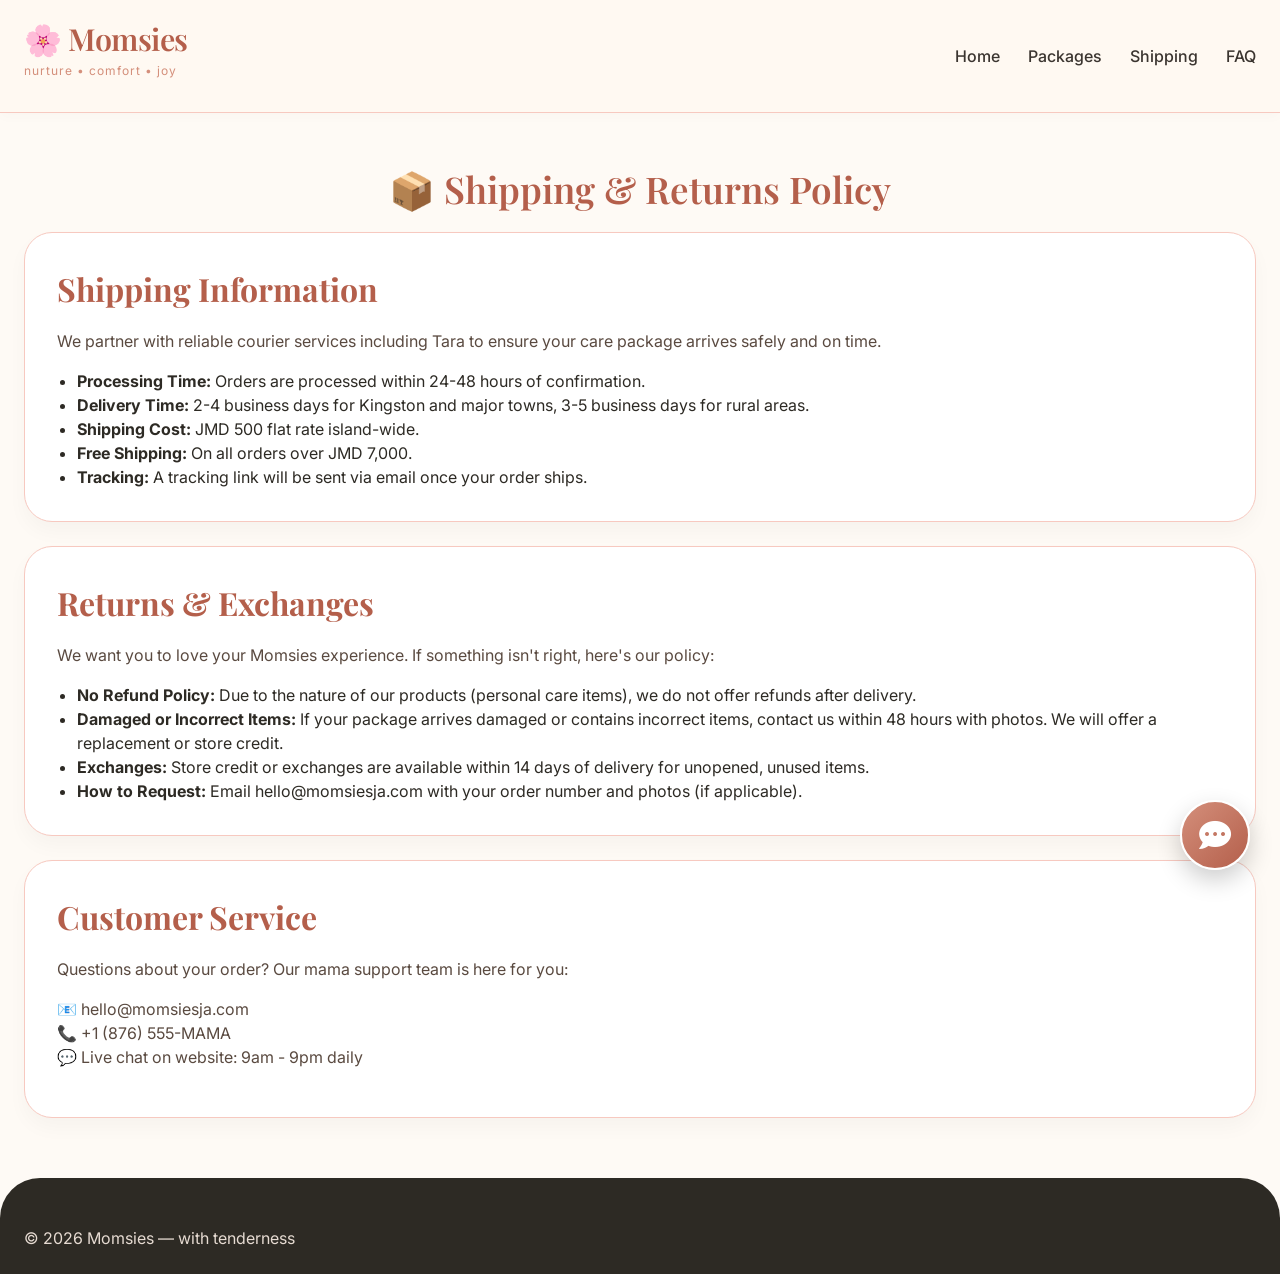
<file: shipping.html>
<!DOCTYPE html>
<html lang="en">

<head>
    <meta charset="UTF-8">
    <meta name="viewport" content="width=device-width, initial-scale=1.0">
    <title>Shipping & Returns — Momsies</title>
    <link
        href="https://fonts.googleapis.com/css2?family=Inter:wght@300;400;500;600;700&family=Playfair+Display:wght@400;500;600;700&display=swap"
        rel="stylesheet">
    <link rel="stylesheet" href="https://cdnjs.cloudflare.com/ajax/libs/font-awesome/6.0.0-beta3/css/all.min.css">
    <link rel="stylesheet" href="style.css">
</head>

<body>
    <div class="navbar">
        <div class="container nav-flex">
            <div class="logo">
                <h1>🌸 Momsies</h1>
                <p>nurture • comfort • joy</p>
            </div>
            <ul class="nav-links">
                <li><a href="index.html">Home</a></li>
                <li><a href="category.html">Packages</a></li>
                <li><a href="shipping.html">Shipping</a></li>
                <li><a href="faq.html">FAQ</a></li>
            </ul>
        </div>
    </div>

    <div class="container" style="margin: 48px auto;">
        <h1 class="section-title">📦 Shipping & Returns Policy</h1>

        <div class="card" style="margin-bottom: 24px;">
            <h2>Shipping Information</h2>
            <p>We partner with reliable courier services including Tara to ensure your care package arrives safely and
                on time.</p>
            <ul style="margin-left: 20px; margin-top: 16px;">
                <li><strong>Processing Time:</strong> Orders are processed within 24-48 hours of confirmation.</li>
                <li><strong>Delivery Time:</strong> 2-4 business days for Kingston and major towns, 3-5 business days
                    for rural areas.</li>
                <li><strong>Shipping Cost:</strong> JMD 500 flat rate island-wide.</li>
                <li><strong>Free Shipping:</strong> On all orders over JMD 7,000.</li>
                <li><strong>Tracking:</strong> A tracking link will be sent via email once your order ships.</li>
            </ul>
        </div>

        <div class="card" style="margin-bottom: 24px;">
            <h2>Returns & Exchanges</h2>
            <p>We want you to love your Momsies experience. If something isn't right, here's our policy:</p>
            <ul style="margin-left: 20px; margin-top: 16px;">
                <li><strong>No Refund Policy:</strong> Due to the nature of our products (personal care items), we do
                    not offer refunds after delivery.</li>
                <li><strong>Damaged or Incorrect Items:</strong> If your package arrives damaged or contains incorrect
                    items, contact us within 48 hours with photos. We will offer a replacement or store credit.</li>
                <li><strong>Exchanges:</strong> Store credit or exchanges are available within 14 days of delivery for
                    unopened, unused items.</li>
                <li><strong>How to Request:</strong> Email hello@momsiesja.com with your order number and photos (if
                    applicable).</li>
            </ul>
        </div>

        <div class="card">
            <h2>Customer Service</h2>
            <p>Questions about your order? Our mama support team is here for you:</p>
            <p>📧 hello@momsiesja.com<br>📞 +1 (876) 555-MAMA<br>💬 Live chat on website: 9am - 9pm daily</p>
        </div>
    </div>

    <footer>
        <div class="container footer-grid">
            <div>© 2026 Momsies — with tenderness</div>
        </div>
    </footer>

    <!-- AI Chatbot Script -->
    <script>
        // Momsies AI Chatbot - 24/7 Customer Support
        (function () {
            // Create chatbot HTML
            const chatbotHTML = `
            <div class="chat-button" id="chatButton">
                <i class="fas fa-comment-dots"></i>
            </div>
            <div class="chat-window" id="chatWindow">
                <div class="chat-header">
                    <h3><i class="fas fa-robot"></i> Momsie AI Assistant</h3>
                    <button class="close-chat" id="closeChat">✕</button>
                </div>
                <div class="chat-messages" id="chatMessages">
                    <div class="message bot-message">
                        🌸 Hello Mama! I'm Momsie AI, your 24/7 virtual assistant.<br>
                        I can help you with:<br>
                        📦 Package details<br>
                        🚚 Shipping & delivery<br>
                        🔄 Returns & exchanges<br>
                        🎁 Customization options<br><br>
                        What can I help you with today?
                    </div>
                </div>
                <div class="quick-replies" id="quickReplies">
                    <button class="quick-reply-btn" data-question="What packages do you offer?">📦 Packages</button>
                    <button class="quick-reply-btn" data-question="How long does shipping take?">🚚 Shipping</button>
                    <button class="quick-reply-btn" data-question="What is your return policy?">🔄 Returns</button>
                    <button class="quick-reply-btn" data-question="Can I customize a package?">🎁 Customize</button>
                </div>
                <div class="chat-input-area">
                    <input type="text" id="chatInput" placeholder="Type your message..." autocomplete="off">
                    <button id="sendMessage"><i class="fas fa-paper-plane"></i></button>
                </div>
            </div>
        `;

            // Add chatbot to page
            document.body.insertAdjacentHTML('beforeend', chatbotHTML);

            // Get elements
            const chatButton = document.getElementById('chatButton');
            const chatWindow = document.getElementById('chatWindow');
            const closeChat = document.getElementById('closeChat');
            const chatInput = document.getElementById('chatInput');
            const sendBtn = document.getElementById('sendMessage');
            const chatMessages = document.getElementById('chatMessages');

            // AI Response Database
            const responses = {
                // Greetings
                'hello': '🌸 Hello Mama! Welcome to Momsies. How can I support you today?',
                'hi': '🌸 Hi there! I\'m so happy you\'re here. Need help finding something?',
                'hey': '🌸 Hey Mama! What can I do for you today?',

                // Packages
                'what packages do you offer': '🌸 We offer 5 main care packages:\n📦 Pregnancy Glow - JMD 4,500\n🏥 Hospital Bag Essentials - JMD 3,800\n💖 Postpartum Recovery - JMD 5,200\n👶 Newborn Nest - JMD 6,100\n🎁 Custom Bundle - From JMD 3,800\n\nWhich one interests you?',
                'tell me about packages': '🌸 Our packages are curated for each stage of motherhood. We have Pregnancy, Hospital Bag, Postpartum, Newborn, and Custom bundles. Would you like details on a specific one?',
                'pregnancy package': '🌸 The Pregnancy Glow package includes skincare, comfort goods, and everyday essentials for expecting mamas. Price: JMD 4,500. Want me to help you add it to cart?',
                'postpartum package': '🌸 The Postpartum Recovery package includes healing sprays, sitz bath, nursing pads, belly balm, and a journal. Price: JMD 5,200. It\'s our best seller!',
                'newborn package': '🌸 The Newborn Nest includes diapers, wipes, organic cotton clothing, and feeding supplies. Price: JMD 6,100. Perfect for baby\'s first months!',
                'hospital bag': '🌸 The Hospital Bag Essentials package has everything you need for labor and delivery day. Price: JMD 3,800.',
                'custom bundle': '🌸 You can build your own package starting from JMD 3,800! Just click "Custom Bundle" on our shop page and pick the items you need.',

                // Shipping
                'how long does shipping take': '🚚 We process orders within 24-48 hours. Delivery takes 2-4 business days across Jamaica. You\'ll get a tracking link via email!',
                'shipping cost': '🚚 Shipping is JMD 500 flat rate island-wide. Orders over JMD 7,000 get FREE shipping!',
                'delivery': '🚚 We partner with Tara and other reliable couriers for door-to-door delivery across all parishes in Jamaica.',
                'free shipping': '🎉 Yes! Spend JMD 7,000 or more and shipping is FREE!',

                // Returns
                'return policy': '🔄 Due to the nature of our products, we don\'t offer refunds after delivery. But we do offer exchanges or store credit for damaged or incorrect items within 14 days.',
                'exchange': '🔄 For exchanges, please email us at hello@momsiesja.com within 14 days with photos of the item. We\'ll arrange store credit or replacement.',
                'damaged item': '😟 Oh no! If your package arrived damaged, please contact us within 48 hours with photos. We\'ll send a replacement right away!',

                // Customization
                'can i customize': '🎁 Absolutely! Our "Custom Bundle" option lets you pick exactly what you need. Just visit our shop and click "Build Yours"!',
                'personalized': '🎁 Yes! You can add a handwritten gift note at checkout. Perfect for baby showers or push presents!',

                // Account
                'create account': '📝 Click "Sign In" at the top right, then select "Create Account". You\'ll need a valid email address with @ symbol.',
                'login': '🔐 Click the "Sign In" button in the top right corner. Use the email and password you registered with.',
                'forgot password': '📧 No worries! Email us at hello@momsiesja.com and we\'ll help you reset your password.',

                // Payment
                'payment methods': '💳 We accept Credit Cards, PayPal, Bank Transfers, and Cash on Delivery. All payments are secure and encrypted!',
                'secure payment': '🔒 Yes! Our checkout is fully encrypted and secure. Your payment information is safe with us.',

                // General
                'thank you': '🌸 You\'re so welcome, Mama! We\'re honored to support you. 💕',
                'thanks': '🌸 Always here for you! Have a beautiful day, Mama!',
                'bye': '🌸 Bye for now, Mama! Come back anytime. Sending you love! 💕',
                'help': '🌸 I can help with:\n• Package details\n• Shipping & delivery\n• Returns & exchanges\n• Customization\n• Account questions\n\nWhat would you like to know?',
            };

            // Default response
            const defaultResponse = '🌸 I\'m still learning, Mama! For specific questions, please email hello@momsiesja.com or call +1 (876) 555-MAMA. Our human team is here for you 9am-6pm! 💕';

            // Function to get AI response
            function getResponse(userMessage) {
                const lowerMsg = userMessage.toLowerCase().trim();

                // Check for exact matches first
                for (const [key, response] of Object.entries(responses)) {
                    if (lowerMsg.includes(key)) {
                        return response;
                    }
                }

                // Check for keywords
                if (lowerMsg.includes('price') || lowerMsg.includes('cost')) {
                    return '💰 Our packages range from JMD 3,800 to JMD 6,100. Which package are you interested in?';
                }
                if (lowerMsg.includes('discount') || lowerMsg.includes('sale')) {
                    return '🎉 We offer seasonal promotions and first-time buyer discounts! Sign up for our newsletter to stay updated.';
                }
                if (lowerMsg.includes('gift')) {
                    return '🎁 Our care packages make wonderful baby shower gifts! You can add a personalized note at checkout for free.';
                }
                if (lowerMsg.includes('track')) {
                    return '📦 You\'ll receive a tracking link via email once your order ships. You can also check your order status in your Account dashboard.';
                }

                return defaultResponse;
            }

            // Add message to chat
            function addMessage(text, isUser) {
                const messageDiv = document.createElement('div');
                messageDiv.className = `message ${isUser ? 'user-message' : 'bot-message'}`;
                messageDiv.innerHTML = text.replace(/\n/g, '<br>');
                chatMessages.appendChild(messageDiv);
                chatMessages.scrollTop = chatMessages.scrollHeight;
            }

            // Show typing indicator
            function showTyping() {
                const typingDiv = document.createElement('div');
                typingDiv.className = 'typing-indicator';
                typingDiv.id = 'typingIndicator';
                typingDiv.innerHTML = '<span></span><span></span><span></span>';
                chatMessages.appendChild(typingDiv);
                chatMessages.scrollTop = chatMessages.scrollHeight;
            }

            // Hide typing indicator
            function hideTyping() {
                const typing = document.getElementById('typingIndicator');
                if (typing) typing.remove();
            }

            // Send user message and get response
            function sendUserMessage() {
                const message = chatInput.value.trim();
                if (!message) return;

                addMessage(message, true);
                chatInput.value = '';

                showTyping();

                setTimeout(() => {
                    hideTyping();
                    const response = getResponse(message);
                    addMessage(response, false);
                }, 800);
            }

            // Quick reply handler
            function handleQuickReply(question) {
                addMessage(question, true);
                showTyping();
                setTimeout(() => {
                    hideTyping();
                    const response = getResponse(question);
                    addMessage(response, false);
                }, 600);
            }

            // Event listeners
            chatButton.addEventListener('click', () => {
                chatWindow.style.display = 'flex';
                chatButton.style.display = 'none';
                chatInput.focus();
            });

            closeChat.addEventListener('click', () => {
                chatWindow.style.display = 'none';
                chatButton.style.display = 'flex';
            });

            sendBtn.addEventListener('click', sendUserMessage);
            chatInput.addEventListener('keypress', (e) => {
                if (e.key === 'Enter') sendUserMessage();
            });

            // Quick reply buttons
            document.querySelectorAll('.quick-reply-btn').forEach(btn => {
                btn.addEventListener('click', () => {
                    const question = btn.getAttribute('data-question');
                    handleQuickReply(question);
                });
            });

            // Auto-open chat after 10 seconds on first visit
            setTimeout(() => {
                if (!localStorage.getItem('chatOpened')) {
                    localStorage.setItem('chatOpened', 'true');
                    chatWindow.style.display = 'flex';
                    chatButton.style.display = 'none';
                }
            }, 10000);
        })();
    </script>
</body>

</html>
</file>
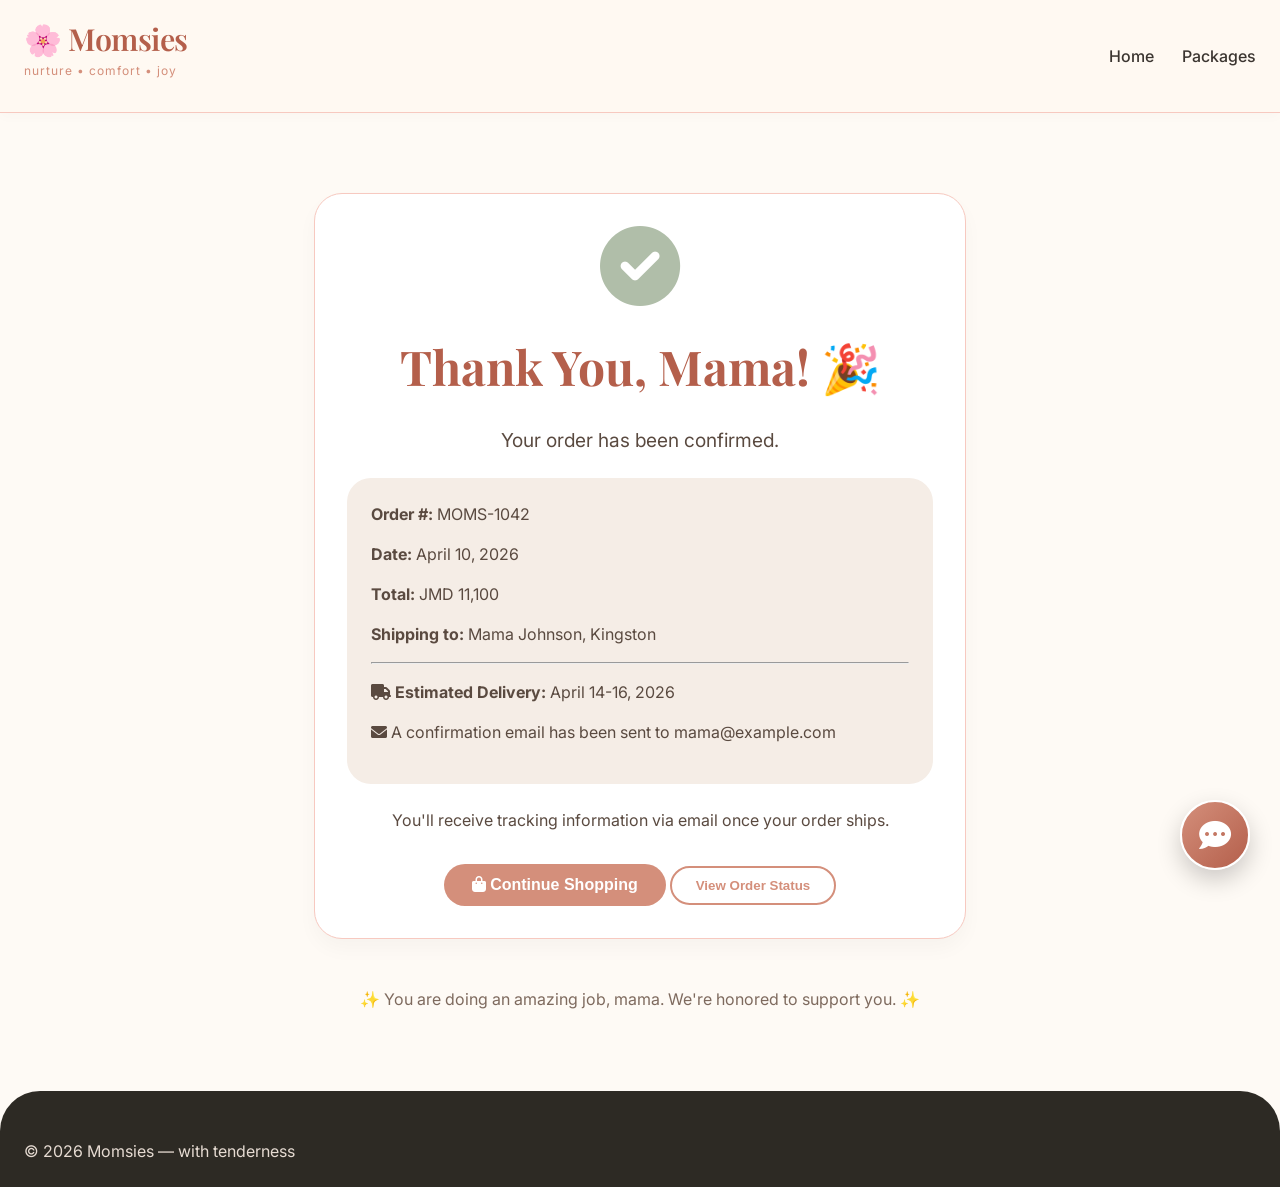
<file: thank-you.html>
<!DOCTYPE html>
<html lang="en">

<head>
    <meta charset="UTF-8">
    <meta name="viewport" content="width=device-width, initial-scale=1.0">
    <title>Thank You — Momsies</title>
    <link
        href="https://fonts.googleapis.com/css2?family=Inter:wght@300;400;500;600;700&family=Playfair+Display:wght@400;500;600;700&display=swap"
        rel="stylesheet">
    <link rel="stylesheet" href="https://cdnjs.cloudflare.com/ajax/libs/font-awesome/6.0.0-beta3/css/all.min.css">
    <link rel="stylesheet" href="style.css">
</head>

<body>
    <div class="navbar">
        <div class="container nav-flex">
            <div class="logo">
                <h1>🌸 Momsies</h1>
                <p>nurture • comfort • joy</p>
            </div>
            <ul class="nav-links">
                <li><a href="index.html">Home</a></li>
                <li><a href="category.html">Packages</a></li>
            </ul>
        </div>
    </div>

    <div class="container" style="max-width: 700px; margin: 80px auto; text-align: center;">
        <div class="card">
            <i class="fas fa-check-circle" style="font-size: 5rem; color: var(--sage);"></i>
            <h1 style="margin: 24px 0;">Thank You, Mama! 🎉</h1>
            <p style="font-size: 1.2rem;">Your order has been confirmed.</p>

            <div
                style="background: var(--warm-gray); border-radius: 24px; padding: 24px; margin: 24px 0; text-align: left;">
                <p><strong>Order #:</strong> MOMS-1042</p>
                <p><strong>Date:</strong> April 10, 2026</p>
                <p><strong>Total:</strong> JMD 11,100</p>
                <p><strong>Shipping to:</strong> Mama Johnson, Kingston</p>
                <hr style="margin: 16px 0;">
                <p><i class="fas fa-truck"></i> <strong>Estimated Delivery:</strong> April 14-16, 2026</p>
                <p><i class="fas fa-envelope"></i> A confirmation email has been sent to mama@example.com</p>
            </div>

            <p>You'll receive tracking information via email once your order ships.</p>

            <div style="margin-top: 32px;">
                <a href="category.html"><button class="btn-primary"><i class="fas fa-shopping-bag"></i> Continue
                        Shopping</button></a>
                <a href="account.html"><button class="btn-secondary">View Order Status</button></a>
            </div>
        </div>

        <div style="margin-top: 48px;">
            <p style="color: #7e6a5e;">✨ You are doing an amazing job, mama. We're honored to support you. ✨</p>
        </div>
    </div>

    <footer>
        <div class="container footer-grid">
            <div>© 2026 Momsies — with tenderness</div>
        </div>
    </footer>

    <!-- AI Chatbot Script -->
    <script>
        // Momsies AI Chatbot - 24/7 Customer Support
        (function () {
            // Create chatbot HTML
            const chatbotHTML = `
            <div class="chat-button" id="chatButton">
                <i class="fas fa-comment-dots"></i>
            </div>
            <div class="chat-window" id="chatWindow">
                <div class="chat-header">
                    <h3><i class="fas fa-robot"></i> Momsie AI Assistant</h3>
                    <button class="close-chat" id="closeChat">✕</button>
                </div>
                <div class="chat-messages" id="chatMessages">
                    <div class="message bot-message">
                        🌸 Hello Mama! I'm Momsie AI, your 24/7 virtual assistant.<br>
                        I can help you with:<br>
                        📦 Package details<br>
                        🚚 Shipping & delivery<br>
                        🔄 Returns & exchanges<br>
                        🎁 Customization options<br><br>
                        What can I help you with today?
                    </div>
                </div>
                <div class="quick-replies" id="quickReplies">
                    <button class="quick-reply-btn" data-question="What packages do you offer?">📦 Packages</button>
                    <button class="quick-reply-btn" data-question="How long does shipping take?">🚚 Shipping</button>
                    <button class="quick-reply-btn" data-question="What is your return policy?">🔄 Returns</button>
                    <button class="quick-reply-btn" data-question="Can I customize a package?">🎁 Customize</button>
                </div>
                <div class="chat-input-area">
                    <input type="text" id="chatInput" placeholder="Type your message..." autocomplete="off">
                    <button id="sendMessage"><i class="fas fa-paper-plane"></i></button>
                </div>
            </div>
        `;

            // Add chatbot to page
            document.body.insertAdjacentHTML('beforeend', chatbotHTML);

            // Get elements
            const chatButton = document.getElementById('chatButton');
            const chatWindow = document.getElementById('chatWindow');
            const closeChat = document.getElementById('closeChat');
            const chatInput = document.getElementById('chatInput');
            const sendBtn = document.getElementById('sendMessage');
            const chatMessages = document.getElementById('chatMessages');

            // AI Response Database
            const responses = {
                // Greetings
                'hello': '🌸 Hello Mama! Welcome to Momsies. How can I support you today?',
                'hi': '🌸 Hi there! I\'m so happy you\'re here. Need help finding something?',
                'hey': '🌸 Hey Mama! What can I do for you today?',

                // Packages
                'what packages do you offer': '🌸 We offer 5 main care packages:\n📦 Pregnancy Glow - JMD 4,500\n🏥 Hospital Bag Essentials - JMD 3,800\n💖 Postpartum Recovery - JMD 5,200\n👶 Newborn Nest - JMD 6,100\n🎁 Custom Bundle - From JMD 3,800\n\nWhich one interests you?',
                'tell me about packages': '🌸 Our packages are curated for each stage of motherhood. We have Pregnancy, Hospital Bag, Postpartum, Newborn, and Custom bundles. Would you like details on a specific one?',
                'pregnancy package': '🌸 The Pregnancy Glow package includes skincare, comfort goods, and everyday essentials for expecting mamas. Price: JMD 4,500. Want me to help you add it to cart?',
                'postpartum package': '🌸 The Postpartum Recovery package includes healing sprays, sitz bath, nursing pads, belly balm, and a journal. Price: JMD 5,200. It\'s our best seller!',
                'newborn package': '🌸 The Newborn Nest includes diapers, wipes, organic cotton clothing, and feeding supplies. Price: JMD 6,100. Perfect for baby\'s first months!',
                'hospital bag': '🌸 The Hospital Bag Essentials package has everything you need for labor and delivery day. Price: JMD 3,800.',
                'custom bundle': '🌸 You can build your own package starting from JMD 3,800! Just click "Custom Bundle" on our shop page and pick the items you need.',

                // Shipping
                'how long does shipping take': '🚚 We process orders within 24-48 hours. Delivery takes 2-4 business days across Jamaica. You\'ll get a tracking link via email!',
                'shipping cost': '🚚 Shipping is JMD 500 flat rate island-wide. Orders over JMD 7,000 get FREE shipping!',
                'delivery': '🚚 We partner with Tara and other reliable couriers for door-to-door delivery across all parishes in Jamaica.',
                'free shipping': '🎉 Yes! Spend JMD 7,000 or more and shipping is FREE!',

                // Returns
                'return policy': '🔄 Due to the nature of our products, we don\'t offer refunds after delivery. But we do offer exchanges or store credit for damaged or incorrect items within 14 days.',
                'exchange': '🔄 For exchanges, please email us at hello@momsiesja.com within 14 days with photos of the item. We\'ll arrange store credit or replacement.',
                'damaged item': '😟 Oh no! If your package arrived damaged, please contact us within 48 hours with photos. We\'ll send a replacement right away!',

                // Customization
                'can i customize': '🎁 Absolutely! Our "Custom Bundle" option lets you pick exactly what you need. Just visit our shop and click "Build Yours"!',
                'personalized': '🎁 Yes! You can add a handwritten gift note at checkout. Perfect for baby showers or push presents!',

                // Account
                'create account': '📝 Click "Sign In" at the top right, then select "Create Account". You\'ll need a valid email address with @ symbol.',
                'login': '🔐 Click the "Sign In" button in the top right corner. Use the email and password you registered with.',
                'forgot password': '📧 No worries! Email us at hello@momsiesja.com and we\'ll help you reset your password.',

                // Payment
                'payment methods': '💳 We accept Credit Cards, PayPal, Bank Transfers, and Cash on Delivery. All payments are secure and encrypted!',
                'secure payment': '🔒 Yes! Our checkout is fully encrypted and secure. Your payment information is safe with us.',

                // General
                'thank you': '🌸 You\'re so welcome, Mama! We\'re honored to support you. 💕',
                'thanks': '🌸 Always here for you! Have a beautiful day, Mama!',
                'bye': '🌸 Bye for now, Mama! Come back anytime. Sending you love! 💕',
                'help': '🌸 I can help with:\n• Package details\n• Shipping & delivery\n• Returns & exchanges\n• Customization\n• Account questions\n\nWhat would you like to know?',
            };

            // Default response
            const defaultResponse = '🌸 I\'m still learning, Mama! For specific questions, please email hello@momsiesja.com or call +1 (876) 555-MAMA. Our human team is here for you 9am-6pm! 💕';

            // Function to get AI response
            function getResponse(userMessage) {
                const lowerMsg = userMessage.toLowerCase().trim();

                // Check for exact matches first
                for (const [key, response] of Object.entries(responses)) {
                    if (lowerMsg.includes(key)) {
                        return response;
                    }
                }

                // Check for keywords
                if (lowerMsg.includes('price') || lowerMsg.includes('cost')) {
                    return '💰 Our packages range from JMD 3,800 to JMD 6,100. Which package are you interested in?';
                }
                if (lowerMsg.includes('discount') || lowerMsg.includes('sale')) {
                    return '🎉 We offer seasonal promotions and first-time buyer discounts! Sign up for our newsletter to stay updated.';
                }
                if (lowerMsg.includes('gift')) {
                    return '🎁 Our care packages make wonderful baby shower gifts! You can add a personalized note at checkout for free.';
                }
                if (lowerMsg.includes('track')) {
                    return '📦 You\'ll receive a tracking link via email once your order ships. You can also check your order status in your Account dashboard.';
                }

                return defaultResponse;
            }

            // Add message to chat
            function addMessage(text, isUser) {
                const messageDiv = document.createElement('div');
                messageDiv.className = `message ${isUser ? 'user-message' : 'bot-message'}`;
                messageDiv.innerHTML = text.replace(/\n/g, '<br>');
                chatMessages.appendChild(messageDiv);
                chatMessages.scrollTop = chatMessages.scrollHeight;
            }

            // Show typing indicator
            function showTyping() {
                const typingDiv = document.createElement('div');
                typingDiv.className = 'typing-indicator';
                typingDiv.id = 'typingIndicator';
                typingDiv.innerHTML = '<span></span><span></span><span></span>';
                chatMessages.appendChild(typingDiv);
                chatMessages.scrollTop = chatMessages.scrollHeight;
            }

            // Hide typing indicator
            function hideTyping() {
                const typing = document.getElementById('typingIndicator');
                if (typing) typing.remove();
            }

            // Send user message and get response
            function sendUserMessage() {
                const message = chatInput.value.trim();
                if (!message) return;

                addMessage(message, true);
                chatInput.value = '';

                showTyping();

                setTimeout(() => {
                    hideTyping();
                    const response = getResponse(message);
                    addMessage(response, false);
                }, 800);
            }

            // Quick reply handler
            function handleQuickReply(question) {
                addMessage(question, true);
                showTyping();
                setTimeout(() => {
                    hideTyping();
                    const response = getResponse(question);
                    addMessage(response, false);
                }, 600);
            }

            // Event listeners
            chatButton.addEventListener('click', () => {
                chatWindow.style.display = 'flex';
                chatButton.style.display = 'none';
                chatInput.focus();
            });

            closeChat.addEventListener('click', () => {
                chatWindow.style.display = 'none';
                chatButton.style.display = 'flex';
            });

            sendBtn.addEventListener('click', sendUserMessage);
            chatInput.addEventListener('keypress', (e) => {
                if (e.key === 'Enter') sendUserMessage();
            });

            // Quick reply buttons
            document.querySelectorAll('.quick-reply-btn').forEach(btn => {
                btn.addEventListener('click', () => {
                    const question = btn.getAttribute('data-question');
                    handleQuickReply(question);
                });
            });

            // Auto-open chat after 10 seconds on first visit
            setTimeout(() => {
                if (!localStorage.getItem('chatOpened')) {
                    localStorage.setItem('chatOpened', 'true');
                    chatWindow.style.display = 'flex';
                    chatButton.style.display = 'none';
                }
            }, 10000);
        })();
    </script>
</body>

</html>
</file>
<file: style.css>
/* -------------------------------------------
   Momsies - Master Stylesheet
   Colors: Warm, motherly, positive
   Last Updated: April 10, 2026
   ------------------------------------------- */

* {
    margin: 0;
    padding: 0;
    box-sizing: border-box;
}

body {
    font-family: 'Inter', 'Segoe UI', Tahoma, Geneva, Verdana, sans-serif;
    background: #fefaf5;
    color: #2d2a24;
    line-height: 1.5;
}

/* Color Variables */
:root {
    --blush: #f7c9c0;
    --soft-mauve: #e9b6af;
    --dusty-rose: #d48f7b;
    --deep-terracotta: #b45f4b;
    --cream: #fff9f2;
    --warm-gray: #f5ede6;
    --charcoal: #3b3530;
    --gold-accent: #e3b87c;
    --sage: #b0bea9;
    --honey: #f5d7b3;
}

/* Container */
.container {
    max-width: 1280px;
    margin: 0 auto;
    padding: 0 24px;
}

/* Typography */
h1,
h2,
h3,
.logo-font {
    font-family: 'Playfair Display', 'Georgia', 'Times New Roman', serif;
}

h1 {
    font-size: 3rem;
    color: var(--deep-terracotta);
    margin-bottom: 1rem;
}

h2 {
    font-size: 2rem;
    color: var(--deep-terracotta);
    margin-bottom: 1rem;
}

h3 {
    font-size: 1.5rem;
    margin-bottom: 0.75rem;
    color: var(--charcoal);
}

p {
    margin-bottom: 1rem;
    color: #5a4a40;
}

a {
    text-decoration: none;
    color: var(--deep-terracotta);
    transition: color 0.2s ease;
}

a:hover {
    color: var(--dusty-rose);
}

/* Section Titles */
.section-title {
    text-align: center;
    font-family: 'Playfair Display', serif;
    font-size: 2.3rem;
    font-weight: 600;
    color: var(--deep-terracotta);
    margin-bottom: 16px;
}

.section-sub {
    text-align: center;
    color: #7e6a5e;
    max-width: 680px;
    margin: 0 auto 48px;
}

/* Buttons */
.btn-primary {
    background: var(--dusty-rose);
    color: white;
    padding: 12px 28px;
    border-radius: 40px;
    font-weight: 600;
    border: none;
    cursor: pointer;
    transition: all 0.2s ease;
    font-size: 1rem;
    display: inline-block;
    text-align: center;
}

.btn-primary:hover {
    background: var(--deep-terracotta);
    transform: translateY(-2px);
    color: white;
}

.btn-secondary {
    background: transparent;
    border: 2px solid var(--dusty-rose);
    color: var(--dusty-rose);
    padding: 10px 24px;
    border-radius: 40px;
    font-weight: 600;
    cursor: pointer;
    transition: all 0.2s ease;
    display: inline-block;
    text-align: center;
}

.btn-secondary:hover {
    background: var(--dusty-rose);
    color: white;
}

.btn-outline {
    background: transparent;
    border: 1px solid var(--deep-terracotta);
    color: var(--deep-terracotta);
    padding: 8px 20px;
    border-radius: 40px;
    cursor: pointer;
    transition: all 0.2s ease;
}

.btn-outline:hover {
    background: var(--deep-terracotta);
    color: white;
}

.btn-block {
    display: block;
    width: 100%;
}

/* Navigation Bar */
.navbar {
    background: rgba(255, 249, 242, 0.96);
    backdrop-filter: blur(10px);
    position: sticky;
    top: 0;
    z-index: 100;
    padding: 16px 0;
    border-bottom: 1px solid var(--blush);
    box-shadow: 0 4px 12px rgba(0, 0, 0, 0.02);
}

.nav-flex {
    display: flex;
    justify-content: space-between;
    align-items: center;
    flex-wrap: wrap;
    gap: 20px;
}

.logo h1 {
    font-size: 1.9rem;
    font-weight: 600;
    color: var(--deep-terracotta);
    letter-spacing: -0.5px;
    margin-bottom: 0;
}

.logo p {
    font-size: 0.75rem;
    color: var(--dusty-rose);
    letter-spacing: 1px;
}

.nav-links {
    display: flex;
    gap: 28px;
    list-style: none;
    flex-wrap: wrap;
}

.nav-links a {
    text-decoration: none;
    font-weight: 500;
    color: var(--charcoal);
    transition: 0.2s;
}

.nav-links a:hover {
    color: var(--deep-terracotta);
    border-bottom: 2px solid var(--gold-accent);
}

/* Hero Section */
.hero {
    background: linear-gradient(120deg, #fff3eb 0%, #fee9e2 100%);
    border-radius: 0 0 50px 50px;
    padding: 60px 0 80px;
    margin-bottom: 40px;
}

.hero-grid {
    display: flex;
    flex-wrap: wrap;
    align-items: center;
    gap: 40px;
}

.hero-content {
    flex: 1;
}

.hero-badge {
    background: var(--gold-accent);
    display: inline-block;
    padding: 6px 16px;
    border-radius: 40px;
    font-size: 0.8rem;
    font-weight: 600;
    color: #3b2a24;
    margin-bottom: 20px;
}

.hero-content h1 {
    font-size: 3.4rem;
    line-height: 1.2;
    margin-bottom: 20px;
}

.hero-content p {
    font-size: 1.2rem;
    color: #5a4a40;
    margin-bottom: 30px;
}

.hero-image {
    flex: 1;
    text-align: center;
}

.hero-image img {
    max-width: 100%;
    border-radius: 32px;
    box-shadow: 0 20px 40px rgba(0, 0, 0, 0.1);
}

/* Product Grid */
.product-grid {
    display: grid;
    grid-template-columns: repeat(auto-fit, minmax(280px, 1fr));
    gap: 32px;
    margin: 40px 0;
}

.product-card {
    background: white;
    border-radius: 32px;
    padding: 24px;
    box-shadow: 0 15px 30px rgba(0, 0, 0, 0.03);
    transition: all 0.25s ease;
    border: 1px solid var(--blush);
    text-align: center;
}

.product-card:hover {
    transform: translateY(-8px);
    box-shadow: 0 25px 35px rgba(180, 95, 75, 0.08);
    border-color: var(--gold-accent);
}

.product-img {
    width: 100%;
    border-radius: 24px;
    height: 220px;
    object-fit: cover;
    margin-bottom: 16px;
}

.product-icon {
    font-size: 3rem;
    color: var(--dusty-rose);
    margin-bottom: 16px;
}

.product-card h3 {
    font-size: 1.4rem;
    font-weight: 600;
    margin-bottom: 12px;
}

.price {
    font-weight: 700;
    color: var(--deep-terracotta);
    font-size: 1.4rem;
    margin: 12px 0;
}

.original-price {
    text-decoration: line-through;
    color: #aaa;
    font-size: 0.9rem;
    margin-right: 8px;
}

.tag {
    background: var(--cream);
    display: inline-block;
    padding: 5px 12px;
    border-radius: 30px;
    font-size: 0.75rem;
    font-weight: 500;
    margin: 8px 0;
}

/* Cart Table */
.cart-table {
    width: 100%;
    border-collapse: collapse;
    background: white;
    border-radius: 28px;
    overflow: hidden;
}

.cart-table th,
.cart-table td {
    padding: 16px;
    text-align: left;
    border-bottom: 1px solid var(--blush);
}

.cart-table th {
    background: var(--warm-gray);
    color: var(--deep-terracotta);
    font-weight: 600;
}

.cart-summary {
    background: var(--warm-gray);
    border-radius: 28px;
    padding: 24px;
    margin-top: 24px;
}

.cart-summary h3 {
    margin-bottom: 16px;
    border-bottom: 1px solid var(--blush);
    padding-bottom: 8px;
}

/* Checkout Page */
.checkout-grid {
    display: grid;
    grid-template-columns: 1fr 380px;
    gap: 32px;
}

@media (max-width: 768px) {
    .checkout-grid {
        grid-template-columns: 1fr;
    }
}

.form-group {
    margin-bottom: 20px;
}

.form-group label {
    display: block;
    margin-bottom: 8px;
    font-weight: 500;
    color: var(--charcoal);
}

.form-group input,
.form-group select,
.form-group textarea {
    width: 100%;
    padding: 12px 16px;
    border: 1px solid var(--blush);
    border-radius: 24px;
    font-family: inherit;
    font-size: 1rem;
    transition: border 0.2s ease;
}

.form-group input:focus,
.form-group select:focus,
.form-group textarea:focus {
    outline: none;
    border-color: var(--dusty-rose);
}

.order-summary {
    background: var(--warm-gray);
    border-radius: 28px;
    padding: 24px;
    position: sticky;
    top: 100px;
}

.order-summary h3 {
    margin-bottom: 16px;
    border-bottom: 1px solid var(--blush);
    padding-bottom: 8px;
}

.order-item {
    display: flex;
    justify-content: space-between;
    margin-bottom: 12px;
}

/* Footer */
footer {
    background: #2d2a24;
    color: #e6dbd2;
    padding: 48px 0 24px;
    margin-top: 60px;
    border-radius: 40px 40px 0 0;
}

.footer-grid {
    display: flex;
    flex-wrap: wrap;
    justify-content: space-between;
    gap: 32px;
}

.footer-grid a {
    color: #e6dbd2;
    text-decoration: none;
}

.footer-grid a:hover {
    color: var(--gold-accent);
}

/* Forms & Cards */
.card {
    background: white;
    border-radius: 28px;
    padding: 32px;
    box-shadow: 0 10px 20px rgba(0, 0, 0, 0.03);
    border: 1px solid var(--blush);
}

/* Utility Classes */
.text-center {
    text-align: center;
}

.mt-1 {
    margin-top: 0.5rem;
}

.mt-2 {
    margin-top: 1rem;
}

.mt-3 {
    margin-top: 1.5rem;
}

.mt-4 {
    margin-top: 2rem;
}

.mt-5 {
    margin-top: 3rem;
}

.mb-1 {
    margin-bottom: 0.5rem;
}

.mb-2 {
    margin-bottom: 1rem;
}

.mb-3 {
    margin-bottom: 1.5rem;
}

.mb-4 {
    margin-bottom: 2rem;
}

.mb-5 {
    margin-bottom: 3rem;
}

.w-100 {
    width: 100%;
}

/* Responsive Design */
@media (max-width: 768px) {
    h1 {
        font-size: 2rem;
    }

    h2 {
        font-size: 1.5rem;
    }

    .hero-content h1 {
        font-size: 2.2rem;
    }

    .section-title {
        font-size: 1.8rem;
    }

    .nav-flex {
        flex-direction: column;
    }

    .nav-links {
        justify-content: center;
    }

    .hero-grid {
        flex-direction: column;
        text-align: center;
    }

    .product-grid {
        grid-template-columns: 1fr;
    }

    .footer-grid {
        flex-direction: column;
        text-align: center;
    }

    .cart-table {
        font-size: 0.85rem;
    }

    .cart-table th,
    .cart-table td {
        padding: 10px;
    }
}

/* Animations */
@keyframes fadeIn {
    from {
        opacity: 0;
        transform: translateY(20px);
    }

    to {
        opacity: 1;
        transform: translateY(0);
    }
}

.product-card {
    animation: fadeIn 0.5s ease forwards;
}

.product-card:nth-child(1) {
    animation-delay: 0.1s;
}

.product-card:nth-child(2) {
    animation-delay: 0.2s;
}

.product-card:nth-child(3) {
    animation-delay: 0.3s;
}

.cart-count {
    background-color: var(--deep-terracotta);
    color: white;
    border-radius: 50%;
    padding: 2px 8px;
    font-size: 12px;
    margin-left: 5px;
    display: inline-flex;
    align-items: center;
    justify-content: center;
    min-width: 20px;
    height: 20px;
}

/* Animation for add to cart */
@keyframes fadeInOut {
    0% {
        opacity: 0;
        transform: translateY(20px);
    }

    15% {
        opacity: 1;
        transform: translateY(0);
    }

    85% {
        opacity: 1;
        transform: translateY(0);
    }

    100% {
        opacity: 0;
        transform: translateY(-20px);
    }
}

/* Cart item image */
.cart-item-img {
    width: 80px;
    height: 80px;
    object-fit: cover;
    border-radius: 16px;
}

/* Quantity input */
.quantity-input {
    width: 70px;
    padding: 8px;
    border-radius: 20px;
    border: 1px solid var(--blush);
    text-align: center;
}

/* Empty cart */
.empty-cart {
    text-align: center;
    padding: 60px 20px;
}

.empty-cart i {
    font-size: 4rem;
    color: var(--dusty-rose);
    margin-bottom: 20px;
}

/* ========================================
   FIXED: Equal height product cards
   HOVER: Bouncing lift effect
   ======================================== */

/* Make all product cards the same height */
.product-grid {
    display: grid;
    grid-template-columns: repeat(auto-fit, minmax(280px, 1fr));
    gap: 32px;
    margin: 40px 0;
    align-items: stretch;
}

.product-card {
    background: white;
    border-radius: 32px;
    padding: 24px;
    box-shadow: 0 15px 30px rgba(0, 0, 0, 0.03);
    transition: all 0.3s ease;
    border: 1px solid var(--blush);
    text-align: center;
    display: flex;
    flex-direction: column;
    height: 100%;
}

/* Fix for product image */
.product-img {
    width: 100%;
    border-radius: 24px;
    height: 220px;
    object-fit: cover;
    margin-bottom: 16px;
}

/* Make description area flexible */
.product-card p {
    flex-grow: 1;
    margin-bottom: 16px;
}

/* Price stays consistent */
.product-card .price {
    margin: 12px 0;
}

/* Button stays at bottom */
.product-card .btn-primary,
.product-card .btn-secondary {
    margin-top: auto;
    width: 100%;
}

/* ========================================
   BOUNCING HOVER EFFECT
   ======================================== */

.product-card:hover {
    transform: translateY(-10px) scale(1.02);
    box-shadow: 0 25px 40px rgba(180, 95, 75, 0.15);
    border-color: var(--gold-accent);
    cursor: pointer;
}

/* Bounce animation on hover */
@keyframes bounce {

    0%,
    100% {
        transform: translateY(-10px) scale(1.02);
    }

    50% {
        transform: translateY(-15px) scale(1.02);
    }
}

.product-card:hover {
    animation: bounce 0.5s ease;
}

/* Button hover effect inside card */
.product-card:hover .btn-primary {
    background: var(--deep-terracotta);
    transform: scale(1.02);
}

/* Image slight zoom on hover */
.product-card:hover .product-img {
    transform: scale(1.02);
    transition: transform 0.3s ease;
}

/* ========================================
   ADDITIONAL CARD FIXES
   ======================================== */

/* Ensure all cards on category page are equal */
.category-grid .product-card {
    height: 100%;
    display: flex;
    flex-direction: column;
}

/* Make tag stay at top */
.tag {
    align-self: center;
    margin-bottom: 12px;
}

/* ========================================
   AI CHATBOT - 24/7 Customer Support
   ======================================== */

/* Chat Button */
.chat-button {
    position: fixed;
    bottom: 30px;
    right: 30px;
    width: 70px;
    height: 70px;
    background: linear-gradient(135deg, #d48f7b, #b45f4b);
    border-radius: 50%;
    display: flex;
    align-items: center;
    justify-content: center;
    cursor: pointer;
    box-shadow: 0 10px 25px rgba(0, 0, 0, 0.2);
    transition: all 0.3s ease;
    z-index: 1000;
    border: 2px solid white;
}

.chat-button:hover {
    transform: scale(1.1);
    box-shadow: 0 15px 35px rgba(180, 95, 75, 0.4);
}

.chat-button i {
    font-size: 32px;
    color: white;
}

/* Chat Window */
.chat-window {
    position: fixed;
    bottom: 120px;
    right: 30px;
    width: 380px;
    height: 500px;
    background: white;
    border-radius: 28px;
    box-shadow: 0 20px 40px rgba(0, 0, 0, 0.2);
    display: none;
    flex-direction: column;
    overflow: hidden;
    z-index: 1000;
    border: 1px solid #f7c9c0;
    animation: slideUp 0.3s ease;
}

@keyframes slideUp {
    from {
        opacity: 0;
        transform: translateY(50px);
    }

    to {
        opacity: 1;
        transform: translateY(0);
    }
}

/* Chat Header */
.chat-header {
    background: linear-gradient(135deg, #d48f7b, #b45f4b);
    color: white;
    padding: 16px 20px;
    display: flex;
    justify-content: space-between;
    align-items: center;
}

.chat-header h3 {
    margin: 0;
    font-size: 1.1rem;
    display: flex;
    align-items: center;
    gap: 8px;
}

.chat-header h3 i {
    font-size: 1.3rem;
}

.close-chat {
    background: rgba(255, 255, 255, 0.2);
    border: none;
    color: white;
    font-size: 1.2rem;
    cursor: pointer;
    width: 30px;
    height: 30px;
    border-radius: 50%;
    display: flex;
    align-items: center;
    justify-content: center;
    transition: all 0.2s;
}

.close-chat:hover {
    background: rgba(255, 255, 255, 0.4);
}

/* Chat Messages Area */
.chat-messages {
    flex: 1;
    padding: 16px;
    overflow-y: auto;
    display: flex;
    flex-direction: column;
    gap: 12px;
    background: #fefaf5;
}

/* Message Bubbles */
.message {
    max-width: 85%;
    padding: 10px 14px;
    border-radius: 20px;
    font-size: 0.9rem;
    line-height: 1.4;
    animation: fadeIn 0.3s ease;
}

@keyframes fadeIn {
    from {
        opacity: 0;
        transform: translateY(10px);
    }

    to {
        opacity: 1;
        transform: translateY(0);
    }
}

.bot-message {
    background: #f5ede6;
    color: #2d2a24;
    align-self: flex-start;
    border-bottom-left-radius: 4px;
}

.user-message {
    background: #d48f7b;
    color: white;
    align-self: flex-end;
    border-bottom-right-radius: 4px;
}

/* Typing Indicator */
.typing-indicator {
    display: flex;
    gap: 4px;
    padding: 8px 12px;
    background: #f5ede6;
    border-radius: 20px;
    align-self: flex-start;
}

.typing-indicator span {
    width: 8px;
    height: 8px;
    background: #b45f4b;
    border-radius: 50%;
    animation: typing 1.4s infinite;
}

.typing-indicator span:nth-child(2) {
    animation-delay: 0.2s;
}

.typing-indicator span:nth-child(3) {
    animation-delay: 0.4s;
}

@keyframes typing {

    0%,
    60%,
    100% {
        transform: translateY(0);
        opacity: 0.4;
    }

    30% {
        transform: translateY(-8px);
        opacity: 1;
    }
}

/* Chat Input Area */
.chat-input-area {
    display: flex;
    padding: 12px;
    border-top: 1px solid #f7c9c0;
    background: white;
    gap: 8px;
}

.chat-input-area input {
    flex: 1;
    padding: 10px 14px;
    border: 1px solid #f7c9c0;
    border-radius: 25px;
    font-family: inherit;
    font-size: 0.9rem;
    outline: none;
}

.chat-input-area input:focus {
    border-color: #d48f7b;
}

.chat-input-area button {
    background: #d48f7b;
    border: none;
    color: white;
    width: 40px;
    height: 40px;
    border-radius: 50%;
    cursor: pointer;
    transition: all 0.2s;
}

.chat-input-area button:hover {
    background: #b45f4b;
    transform: scale(1.05);
}

/* Quick Reply Buttons */
.quick-replies {
    display: flex;
    flex-wrap: wrap;
    gap: 8px;
    padding: 8px 12px;
    background: #fefaf5;
    border-top: 1px solid #f7c9c0;
}

.quick-reply-btn {
    background: white;
    border: 1px solid #d48f7b;
    color: #b45f4b;
    padding: 6px 12px;
    border-radius: 20px;
    font-size: 0.75rem;
    cursor: pointer;
    transition: all 0.2s;
}

.quick-reply-btn:hover {
    background: #d48f7b;
    color: white;
}

/* Online Status */
.online-status {
    font-size: 0.7rem;
    display: flex;
    align-items: center;
    gap: 5px;
    margin-top: 4px;
}

.online-dot {
    width: 8px;
    height: 8px;
    background: #4caf50;
    border-radius: 50%;
    animation: pulse 1.5s infinite;
}

@keyframes pulse {

    0%,
    100% {
        opacity: 1;
    }

    50% {
        opacity: 0.5;
    }
}

/* Mobile Responsive */
@media (max-width: 480px) {
    .chat-window {
        width: calc(100vw - 40px);
        right: 20px;
        left: 20px;
        bottom: 100px;
        height: 450px;
    }

    .chat-button {
        width: 55px;
        height: 55px;
        bottom: 20px;
        right: 20px;
    }

    .chat-button i {
        font-size: 26px;
    }
}
</file>
